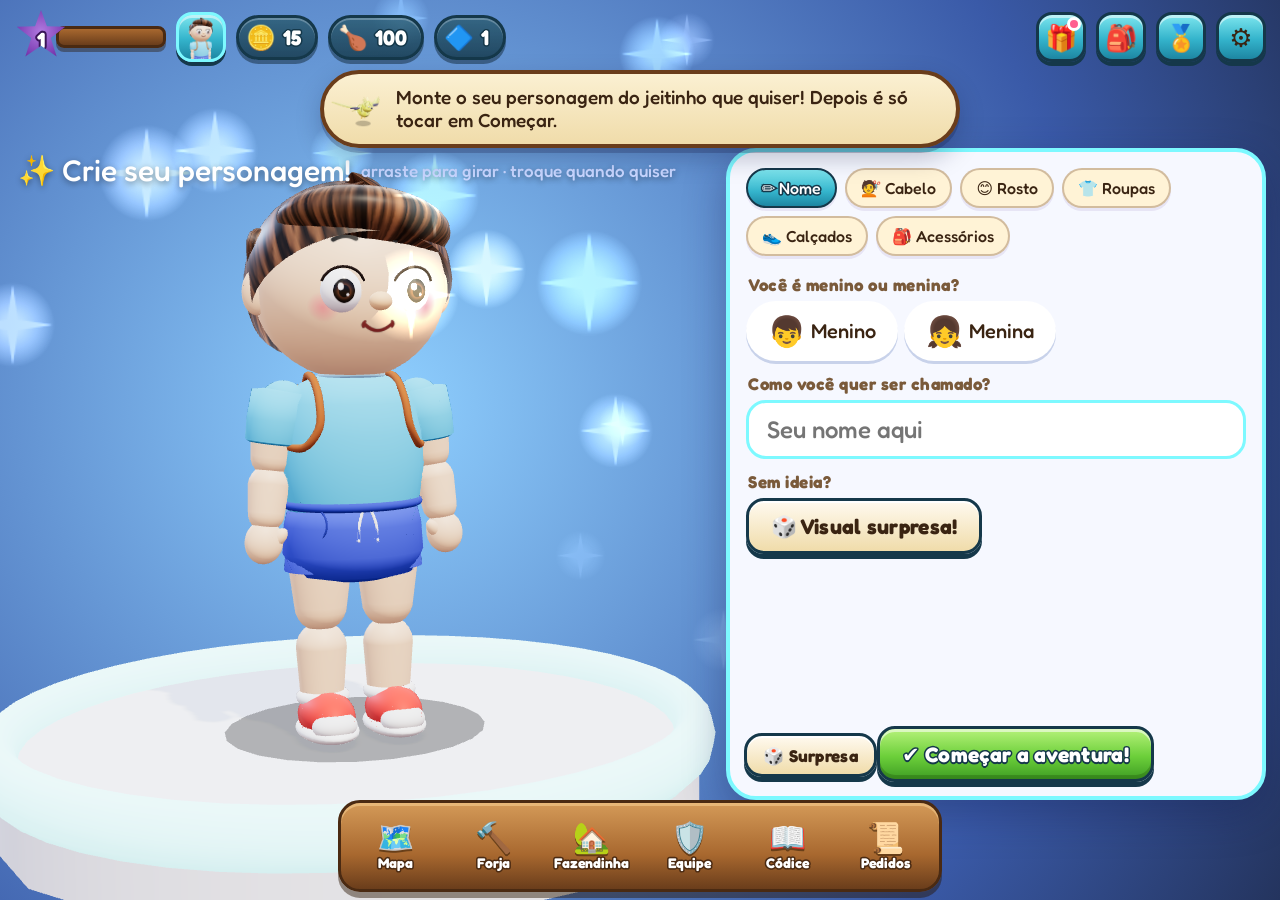
<file: index.html>
<!doctype html>
<html lang="pt-BR">
<head>
  <meta charset="utf-8">
  <meta name="viewport" content="width=device-width, initial-scale=1, maximum-scale=1, user-scalable=no, viewport-fit=cover">
  <meta name="theme-color" content="#24345e">
  <meta name="mobile-web-app-capable" content="yes">
  <meta name="apple-mobile-web-app-capable" content="yes">
  <title>Brilhinhos</title>
  <link rel="manifest" href="manifest.webmanifest">
  <link rel="icon" href="icons/icon-192.png">
  <link rel="apple-touch-icon" href="icons/icon-192.png">
  <link rel="stylesheet" href="css/app.css">
</head>
<body>
  <canvas id="stage"></canvas>
  <div id="sky"></div>
  <header id="hud">
    <button id="hud-level" class="hud-pill" aria-label="Seu nível">
      <span class="lvl-ring"><span id="hud-lvl">1</span></span>
      <span class="lvl-bar"><i id="hud-xp"></i></span>
    </button>
    <button id="hud-me" class="hud-btn me" aria-label="Meu personagem"><img alt=""></button>
    <div class="hud-pill"><span class="ico">🪙</span><b id="hud-coins">0</b></div>
    <button class="hud-pill energy" title="Sua energia (coma para encher)" onclick="window.__eat && window.__eat()"><span class="ico">🍗</span><b id="hud-energy">100</b></button>
    <div class="hud-pill" title="Cristal de Evolução"><span class="ico">🔷</span><b id="hud-grow">0</b></div>
    <div class="hud-space"></div>
    <button id="hud-gift" class="hud-btn" hidden aria-label="Presente do dia">🎁<i class="dot"></i></button>
    <button id="hud-bag" class="hud-btn" aria-label="Mochila">🎒</button>
    <button id="hud-medals" class="hud-btn" aria-label="Medalhas">🏅</button>
    <button id="hud-opts" class="hud-btn" aria-label="Ajustes">⚙️</button>
  </header>
  <main id="screen"></main>
  <nav id="nav">
    <button data-go="mapa"><span>🗺️</span>Mapa</button>
    <button data-go="ninho"><span>🔨</span>Forja</button>
    <button data-go="fazenda"><span>🏡</span>Fazendinha</button>
    <button data-go="amigos"><span>🛡️</span>Equipe</button>
    <button data-go="codice"><span>📖</span>Códice</button>
    <button data-go="pedidos"><span>📜</span>Pedidos<i class="dot" hidden></i></button>
  </nav>
  <div id="guide" hidden><img alt=""><p></p></div>
  <div id="modal-root"></div>
  <div id="fx"></div>
  <div id="splash"><div class="logo">Brilhinhos</div><div class="sub">aquecendo a forja…</div></div>
  <script type="module" src="js/app.js"></script>
</body>
</html>
</file>
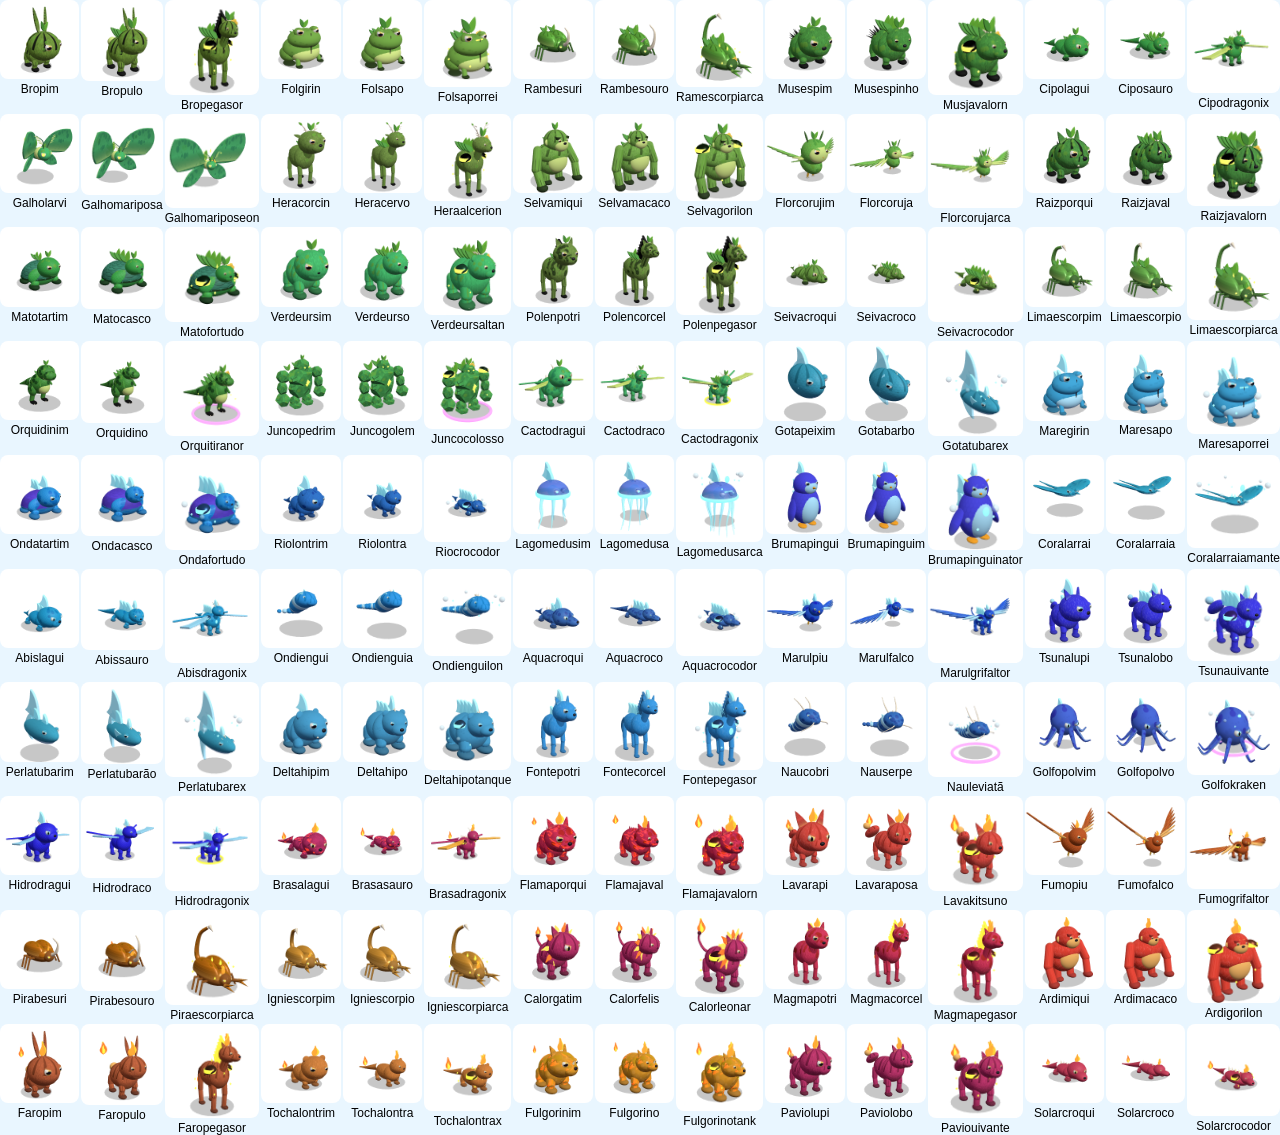
<file: dev/gallery.html>
<!doctype html><meta charset="utf-8"><title>Galeria</title>
<style>body{background:#e9f6ff;font:12px sans-serif;margin:0}#g{display:grid;grid-template-columns:repeat(var(--c,15),1fr);gap:2px}figure{margin:0;text-align:center}img{width:100%;background:#fff;border-radius:8px}</style>
<div id="g" style="--c:${0}"></div>
<script type="module">
import * as THREE from '../js/vendor/three.module.js';
import { SPECIES } from '../js/data.js';
import { buildCreature } from '../js/creature3d.js';
const q = new URLSearchParams(location.search); document.getElementById("g").style.setProperty("--c", q.get("cols")||15); const from = +(q.get('from')||0), to = +(q.get('to')||150);
const r = new THREE.WebGLRenderer({ antialias: true, preserveDrawingBuffer: true, alpha: true }); r.setSize(200, 200);
const sc = new THREE.Scene(); sc.add(new THREE.HemisphereLight('#ffffff', '#8a7a9a', 1.3)); const dl = new THREE.DirectionalLight('#fff', 2.2); dl.position.set(2, 4, 3); sc.add(dl);
const cam = new THREE.PerspectiveCamera(30, 1, 0.1, 50);
for (let i = from; i < to; i++) {
  const c = buildCreature({ sp: i }, { shiny: q.get('shiny')==='1', silhouette: q.get('sil')==='1' }); sc.add(c);
  c.rotation.y = +(q.get('rot')||0.6); c.userData.ctrl.update(0.3, 0.016); c.updateMatrixWorld(true); const bb = new THREE.Box3().setFromObject(c); const sz = bb.getSize(new THREE.Vector3()), ct = bb.getCenter(new THREE.Vector3()); const R = Math.max(sz.x, sz.y, sz.z) * 0.62; const d = R / Math.tan(15 * Math.PI / 180) * 0.95; cam.position.set(ct.x, ct.y + d * 0.28, ct.z + d); cam.lookAt(ct);
  c.userData.ctrl.update(0.3, 0.016); r.render(sc, cam);
  const f = document.createElement('figure'); f.innerHTML = `<img src="${r.domElement.toDataURL()}"><figcaption>${SPECIES[i].nome}</figcaption>`; document.getElementById('g').append(f);
  sc.remove(c);
}
document.title = 'pronto';
</script>
</file>
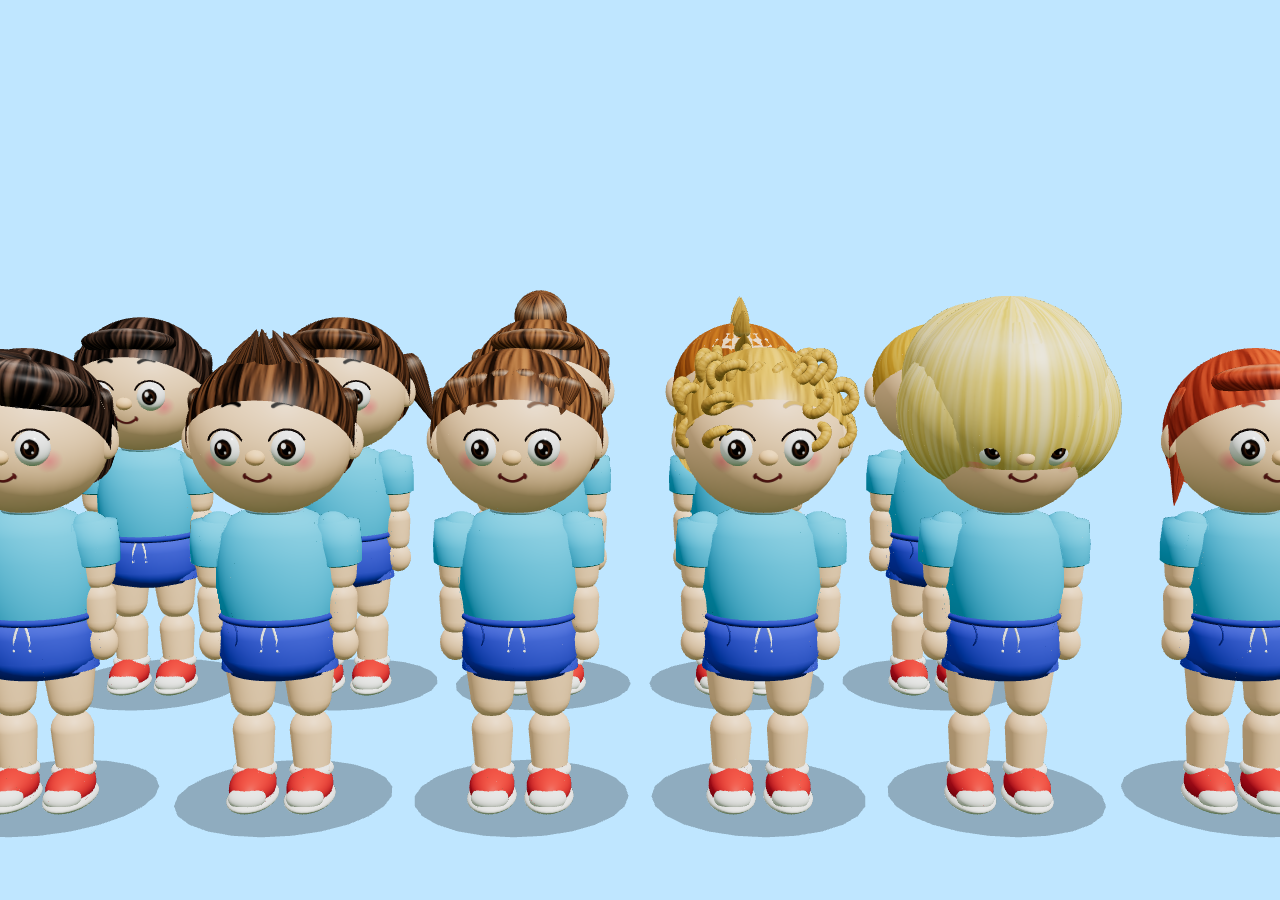
<file: dev/hair.html>
<!doctype html>
<html><head><meta charset="utf-8"><title>Cabelos</title><style>body{margin:0;background:#bfe6ff}canvas{display:block;width:100vw;height:100vh}</style></head>
<body><canvas id="c"></canvas>
<script type="module">
// vitrine de teste: todos os cabelos (ou calçados/roupas com ?q=pes)
import * as THREE from '../js/vendor/three.module.js';
import { buildKid } from '../js/kid3d.js';
import { defaultKid, HAIR, SHOES, TOPS, HAIR_COLORS } from '../js/kidlook.js';
const q = new URLSearchParams(location.search); const mode = q.get('q') || 'cabelo';
const r = new THREE.WebGLRenderer({ canvas: c, antialias: true }); r.setPixelRatio(devicePixelRatio); r.outputColorSpace = THREE.SRGBColorSpace; r.toneMapping = THREE.ACESFilmicToneMapping;
const sc = new THREE.Scene(); sc.background = new THREE.Color('#bfe6ff');
sc.add(new THREE.HemisphereLight('#ffffff', '#6a8a5a', 1.6)); const d = new THREE.DirectionalLight('#fff', 2.4); d.position.set(2, 4, 3); sc.add(d);
const cam = new THREE.PerspectiveCamera(30, 1, 0.1, 60);
const list = mode === 'pes' ? SHOES : mode === 'roupa' ? TOPS : HAIR;
const ang = +q.get('ang') || 0;
list.forEach(([id], i) => {
  const look = defaultKid(); look.acess = mode === 'roupa' ? { colar: { on: true, cor: '#ffd34d' } } : {};
  if (mode === 'cabelo') look.cabelo = { estilo: id, cor: HAIR_COLORS[i % 6] };
  if (mode === 'pes') { look.calcado = { tipo: id, cor: ['#e2403a', '#3f63e0', '#5fd27a', '#ff7ab8'][i] }; look.baixo.tipo = 'short'; }
  if (mode === 'roupa') look.topo = { tipo: id, cor: ['#ffb020', '#4fc3f7', '#ffffff', '#8a5cd6', '#e2403a', '#ff7ab8'][i], estampa: 'liso' };
  const k = buildKid(look); const cols = mode === 'cabelo' ? 6 : list.length; k.position.set((i % cols - (cols - 1) / 2) * 0.62, 0, -Math.floor(i / cols) * 1.0); k.rotation.y = ang; k.userData.ctrl.update(0.1, 0.016); sc.add(k);
});
function loop() { requestAnimationFrame(loop); const w = innerWidth, h = innerHeight; r.setSize(w, h, false); cam.aspect = w / h; cam.updateProjectionMatrix();
  if (mode === 'pes') { cam.position.set(0, 0.55, 2.0); cam.lookAt(0, 0.08, 0); } else if (mode === 'roupa') { cam.position.set(0, 0.95, 3.6); cam.lookAt(0, 0.65, 0); } else { cam.position.set(0, 1.6, 4.2); cam.lookAt(0, 0.85, -0.5); }
  r.render(sc, cam); }
loop();
</script></body></html>
</file>
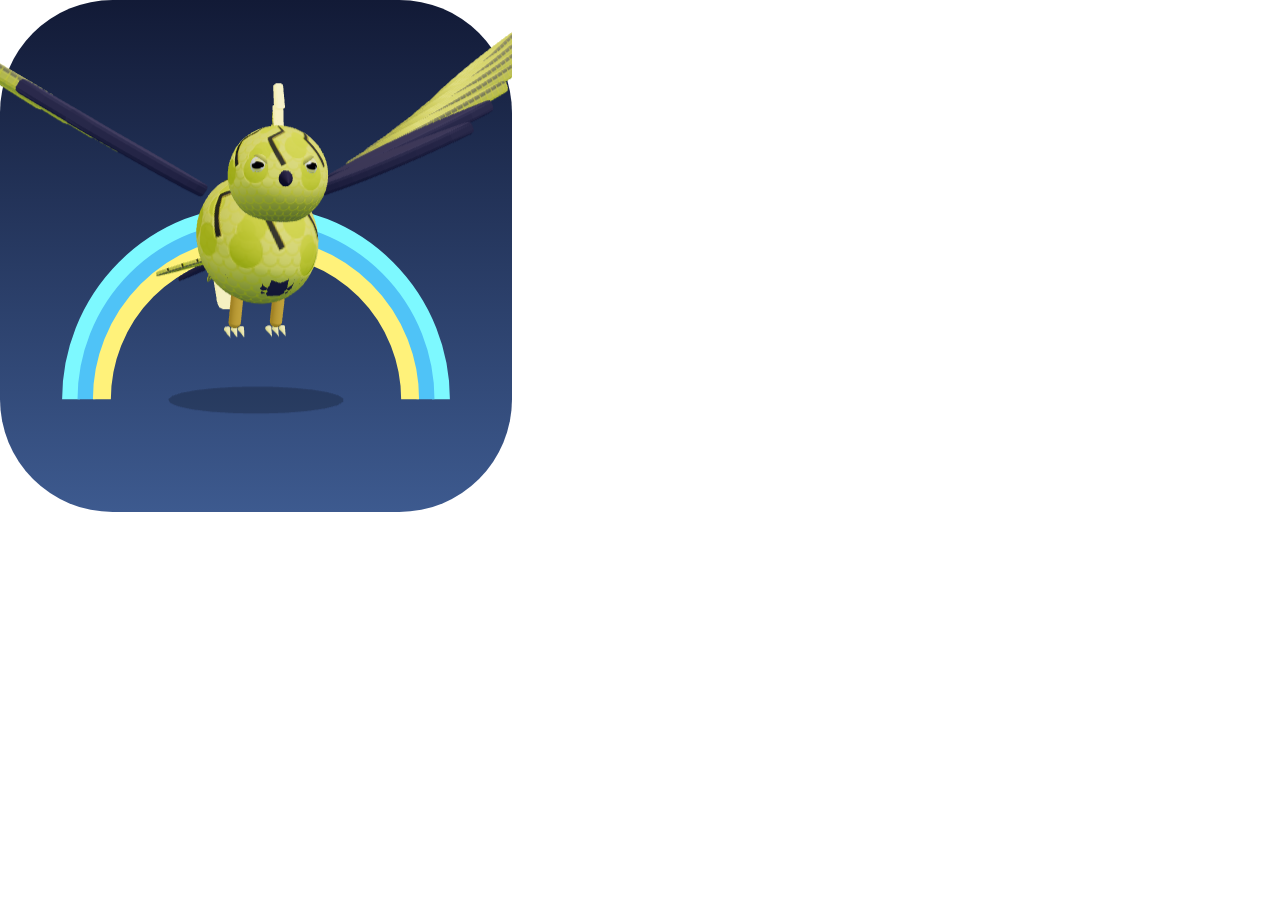
<file: dev/icon.html>
<!doctype html><meta charset="utf-8"><title>icone</title>
<style>body{margin:0}canvas{display:block}</style>
<canvas id="c"></canvas>
<script type="module">
import * as THREE from '../js/vendor/three.module.js';
import { buildCreature } from '../js/creature3d.js';
import { GUIDE_SPECIES } from '../js/data.js';
const q = new URLSearchParams(location.search); const S = +(q.get('s') || 512), pad = q.get('mask') ? 0.72 : 0.86;
const c = document.getElementById('c'); const x = c.getContext('2d'); c.width = c.height = S;
const g = x.createLinearGradient(0, 0, 0, S); g.addColorStop(0, '#121a36'); g.addColorStop(1, '#3d5a8f'); x.fillStyle = g;
if (q.get('mask')) x.fillRect(0, 0, S, S); else { x.beginPath(); x.roundRect(0, 0, S, S, S * 0.22); x.fill(); }
const cols = ['#7df9ff', '#4fc3f7', '#fff27a'];
cols.forEach((col, i) => { x.strokeStyle = col; x.lineWidth = S * 0.035; x.beginPath(); x.arc(S / 2, S * 0.78, S * (0.42 - i * 0.035) * pad, Math.PI, 0); x.stroke(); });
const r = new THREE.WebGLRenderer({ antialias: true, alpha: true, preserveDrawingBuffer: true }); r.setSize(S, S); r.outputColorSpace = THREE.SRGBColorSpace; r.toneMapping = THREE.ACESFilmicToneMapping;
const sc = new THREE.Scene(); sc.add(new THREE.HemisphereLight('#fff', '#b9d8ff', 1.6)); const d = new THREE.DirectionalLight('#fff', 1.6); d.position.set(2, 4, 3); sc.add(d);
const m = buildCreature({ sp: GUIDE_SPECIES + 1 }); sc.add(m); m.rotation.y = 0.3; m.userData.ctrl.update(0.3, 0.016);
const h = m.userData.height; const cam = new THREE.PerspectiveCamera(30, 1, 0.1, 50); cam.position.set(0, h * 0.55, (h * 2.1 + 1.2) / pad); cam.lookAt(0, h * 0.5, 0);
r.render(sc, cam); x.drawImage(r.domElement, 0, S * 0.02);
document.title = 'pronto';
</script>
</file>
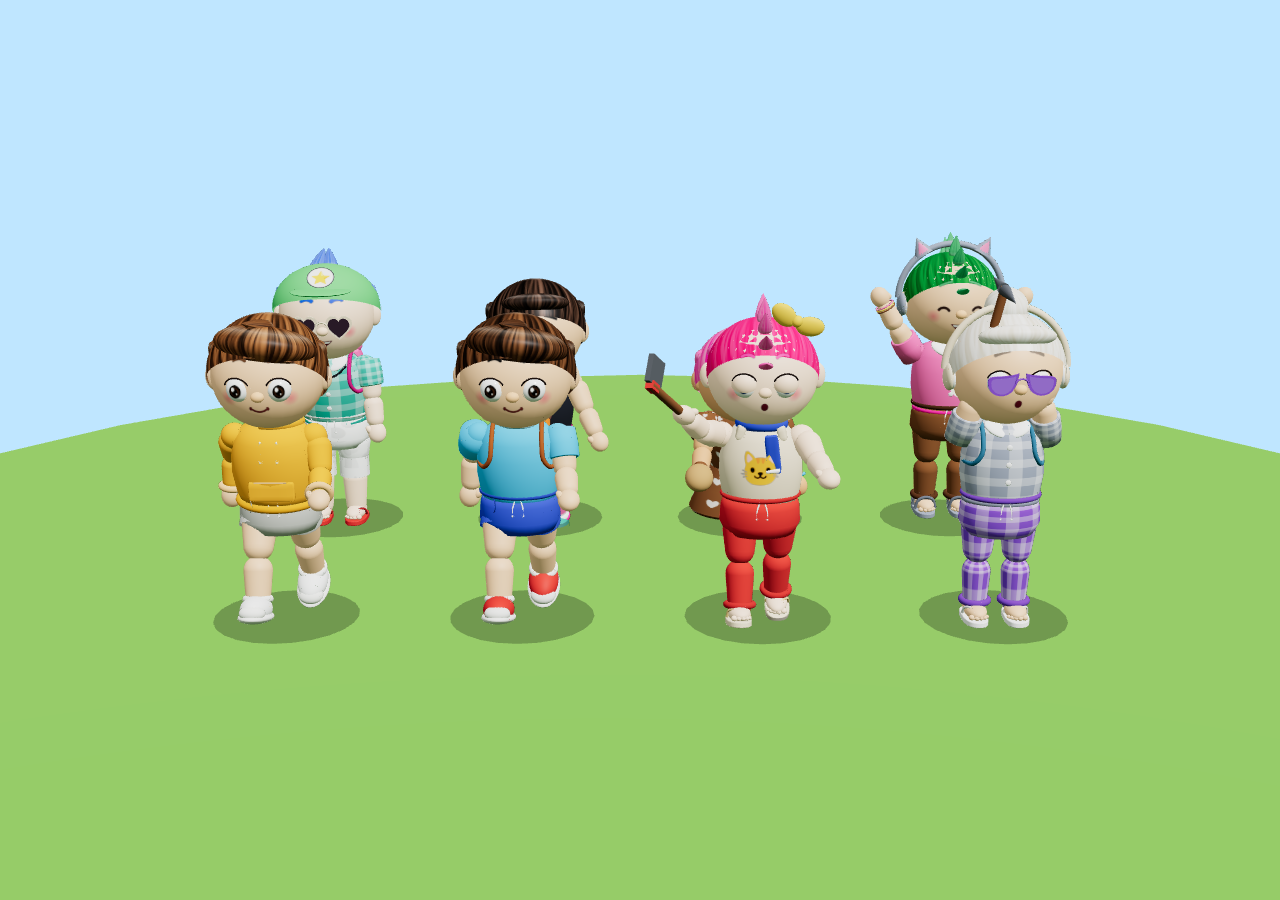
<file: dev/kid.html>
<!doctype html>
<html><head><meta charset="utf-8"><title>Boneco</title><style>body{margin:0;background:#9fd0ff}canvas{display:block;width:100vw;height:100vh}#b{position:fixed;top:8px;left:8px;font:16px sans-serif}</style></head>
<body><div id="b"></div><canvas id="c"></canvas>
<script type="module">
import * as THREE from '../js/vendor/three.module.js';
import { buildKid } from '../js/kid3d.js';
import { defaultKid, randomKid } from '../js/kidlook.js';
const r = new THREE.WebGLRenderer({ canvas: c, antialias: true }); r.setPixelRatio(devicePixelRatio); r.outputColorSpace = THREE.SRGBColorSpace; r.toneMapping = THREE.ACESFilmicToneMapping;
const sc = new THREE.Scene(); sc.background = new THREE.Color('#bfe6ff');
sc.add(new THREE.HemisphereLight('#ffffff', '#6a8a5a', 1.6)); const d = new THREE.DirectionalLight('#fff', 2.4); d.position.set(2, 4, 3); sc.add(d);
const g = new THREE.Mesh(new THREE.CircleGeometry(4, 32), new THREE.MeshStandardMaterial({ color: '#6fbf4a' })); g.rotation.x = -Math.PI / 2; sc.add(g);
const cam = new THREE.PerspectiveCamera(30, 1, 0.1, 50);
const kids = []; const acts = [null, null, 'cortar', 'minerar', 'regar', 'carinho', 'plantar', 'comemorar', 'acenar'];
for (let i = 0; i < 8; i++) { const ref = Object.assign(defaultKid(), { pele: '#f6caa4', cabelo: { estilo: 'curto', cor: '#8a5a34' }, topo: { tipo: 'moletom', cor: '#ffb020', estampa: 'liso' }, baixo: { tipo: 'short', cor: '#c8c8c4', estampa: 'liso' }, calcado: { tipo: 'tenis', cor: '#ffffff' }, acess: {} }); const look = i === 0 ? ref : i === 1 ? defaultKid() : randomKid(); const k = buildKid(look); k.position.set((i % 4 - 1.5) * 0.9, 0, Math.floor(i / 4) * -1.2); sc.add(k); kids.push({ k, a: acts[i] }); }
const clock = new THREE.Clock(); let t = 0;
function loop() { requestAnimationFrame(loop); const dt = Math.min(0.05, clock.getDelta()); t += dt;
  const w = innerWidth, h = innerHeight; r.setSize(w, h, false); cam.aspect = w / h; cam.updateProjectionMatrix();
  const q = new URLSearchParams(location.search); const ang = +q.get('ang') || 0; const d = +q.get('d') || 6; cam.position.set(Math.sin(ang) * d + (+q.get('x') || 0), +q.get('y') || 2.4, Math.cos(ang) * d); cam.lookAt(+q.get('x') || 0, +q.get('ly') || 0.5, -0.6);
  for (const o of kids) { const c = o.k.userData.ctrl; if (o.a && !c.busy) c.act(o.a, 3); if (!o.a) c.setMove(Math.sin(t) > 0 ? 1.6 : 0); c.update(t, dt); }
  r.render(sc, cam); }
loop();
</script></body></html>
</file>
<file: css/app.css>
@font-face { font-family: 'Fredoka'; src: url(../fonts/fredoka.woff2) format('woff2'); font-weight: 300 700; font-display: swap; }
:root {
  --ink: #1e2a4a; --ink2: #5a6a8a; --paper: #f6f8ff; --pink: #4f7dff; --pink2: #dbe5ff;
  --sky: #bfe9ff; --mint: #8ee6c4; --sun: #ffd25a; --violet: #b59cff; --shadow: 0 5px 0 rgba(20, 30, 70, .25), 0 10px 24px rgba(10, 20, 60, .25);
  --r: 26px; --navh: 86px; --hudh: 64px;
  --safe-b: env(safe-area-inset-bottom, 0px);
}
* { box-sizing: border-box; -webkit-tap-highlight-color: transparent; }
html, body { margin: 0; height: 100%; overflow: hidden; color: var(--ink); font-family: 'Fredoka', 'Nunito', system-ui, sans-serif; font-weight: 500; user-select: none; -webkit-user-select: none; touch-action: manipulation; }
button { font: inherit; color: inherit; border: 0; background: none; cursor: pointer; touch-action: manipulation; }
b, strong, h1, h2, h3 { font-weight: 700; }
html { background: #24345e; }
#sky { position: fixed; inset: 0; z-index: -2; background: linear-gradient(180deg, #1b2546 0%, #33497e 55%, #5a6fa3 100%); }
#stage { position: fixed; inset: 0; width: 100%; height: 100%; z-index: 0; display: block; touch-action: none; }
body.no3d #stage { visibility: hidden; }

/* ---------- barra de cima ---------- */
#hud { position: fixed; top: 0; left: 0; right: 0; height: var(--hudh); z-index: 20; display: flex; align-items: center; gap: 10px; padding: 10px 14px 0; pointer-events: none; }
#hud > * { pointer-events: auto; }
.hud-pill { display: flex; align-items: center; gap: 6px; background: rgba(255, 255, 255, .92); border-radius: 999px; padding: 5px 14px 5px 6px; box-shadow: var(--shadow); font-size: 20px; min-height: 44px; }
.hud-pill .ico { font-size: 24px; width: 32px; text-align: center; }
.hud-space { flex: 1; }
.hud-btn { width: 50px; height: 50px; border-radius: 50%; background: rgba(255, 255, 255, .92); box-shadow: var(--shadow); font-size: 26px; position: relative; transition: transform .12s; }
.hud-btn:active, .hud-pill:active { transform: scale(.92); }
.lvl-ring { width: 36px; height: 36px; border-radius: 50%; background: linear-gradient(135deg, #4f7dff, #36c2d9); color: #fff; display: grid; place-items: center; font-size: 18px; font-weight: 700; }
.lvl-bar { width: 70px; height: 12px; border-radius: 9px; background: #efe4ff; overflow: hidden; }
.lvl-bar i { display: block; height: 100%; width: 0; background: linear-gradient(90deg, #4f7dff, #7df9ff); border-radius: 9px; transition: width .4s; }
.dot { position: absolute; top: 2px; right: 2px; width: 14px; height: 14px; border-radius: 50%; background: #ff5f8f; border: 3px solid #fff; animation: pulse 1.2s infinite; }
@keyframes pulse { 50% { transform: scale(1.25); } }

/* ---------- barra de baixo ---------- */
#nav { position: fixed; left: 50%; transform: translateX(-50%); bottom: calc(8px + var(--safe-b)); z-index: 20; display: flex; gap: 6px; padding: 8px; background: rgba(255, 255, 255, .95); border-radius: 32px; box-shadow: var(--shadow); max-width: calc(100% - 16px); }
#nav button { position: relative; width: 92px; height: 70px; border-radius: 24px; display: flex; flex-direction: column; align-items: center; justify-content: center; font-size: 14px; color: var(--ink2); transition: transform .12s, background .2s; }
#nav button span { font-size: 30px; line-height: 1.1; transition: transform .2s; }
#nav button.on { background: linear-gradient(180deg, #e3ecff, #d2f7ff); color: var(--ink); }
#nav button.on span { transform: scale(1.15) translateY(-2px); }
#nav button:active { transform: scale(.9); }
#nav button.locked { opacity: .35; }

/* ---------- área das telas ---------- */
#screen { position: fixed; inset: 0; z-index: 10; pointer-events: none; padding: calc(var(--hudh) + 8px) 14px calc(var(--navh) + 18px + var(--safe-b)); display: flex; flex-direction: column; }
#screen > * { pointer-events: auto; }
#screen > .passthru { pointer-events: none; }
#screen > .passthru > * { pointer-events: auto; }
.scroll { overflow-y: auto; -webkit-overflow-scrolling: touch; overscroll-behavior: contain; scrollbar-width: none; }
.scroll::-webkit-scrollbar { display: none; }
.title { font-size: 30px; margin: 4px 4px 10px; display: flex; align-items: center; gap: 10px; color: #fff; text-shadow: 0 2px 6px rgba(0,0,0,.4); }
.title small { font-size: 17px; color: #c8d6ff; font-weight: 500; }
.card { background: rgba(255, 255, 255, .94); border-radius: var(--r); box-shadow: var(--shadow); padding: 14px; }
.btn { display: inline-flex; align-items: center; justify-content: center; gap: 8px; min-height: 56px; padding: 0 22px; border-radius: 999px; font-size: 21px; font-weight: 700; color: #fff; background: linear-gradient(180deg, #6f97ff, #3f63e0); box-shadow: 0 5px 0 #2a3f9e, 0 10px 18px rgba(60, 90, 220, .35); transition: transform .1s, box-shadow .1s, filter .2s; }
.btn:active { transform: translateY(4px); box-shadow: 0 1px 0 #2a3f9e; }
.btn.blue { background: linear-gradient(180deg, #8fdcff, #5cbfff); box-shadow: 0 5px 0 #3a96d6, 0 10px 18px rgba(80, 170, 255, .3); }
.btn.green { background: linear-gradient(180deg, #9ff0a8, #5fd27a); box-shadow: 0 5px 0 #3aa65a, 0 10px 18px rgba(80, 200, 120, .3); }
.btn.gold { background: linear-gradient(180deg, #ffe27a, #ffc23a); box-shadow: 0 5px 0 #d69a1c, 0 10px 18px rgba(255, 190, 60, .35); color: #7a4a00; }
.btn.ghost { background: #fff; color: var(--ink); box-shadow: 0 5px 0 #c8d2ea, 0 8px 14px rgba(20, 30, 70, .15); }
.btn.small { min-height: 44px; font-size: 17px; padding: 0 16px; }
.btn[disabled] { filter: grayscale(.8) opacity(.55); pointer-events: none; }
.row { display: flex; gap: 10px; align-items: center; }
.wrap { flex-wrap: wrap; }
.grow { flex: 1; }
.muted { color: var(--ink2); }
.stars { color: #ffc22e; letter-spacing: 1px; text-shadow: 0 1px 0 #c98a00; }
.chip { display: inline-flex; align-items: center; gap: 6px; padding: 4px 12px; border-radius: 999px; background: #e8eefc; font-size: 16px; }
.tag-new { background: linear-gradient(90deg, #ff8a1c, #ffc22e); color: #fff; padding: 3px 10px; border-radius: 999px; font-size: 14px; font-weight: 700; animation: pulse 1s infinite; }

/* ---------- itens ---------- */
.token { position: relative; width: 74px; height: 74px; flex: 0 0 auto; border-radius: 50%; background: radial-gradient(circle at 50% 40%, #3a4470, #1c2240); display: grid; place-items: center; font-size: 40px; box-shadow: inset 0 -5px 0 rgba(0, 0, 0, .06), 0 5px 10px rgba(122, 88, 170, .18); border: 4px solid var(--rc, #e8dcff); transition: transform .12s; }
.token:active { transform: scale(.88); }
.token .n { position: absolute; bottom: -4px; right: -4px; min-width: 28px; height: 28px; padding: 0 6px; border-radius: 14px; background: #ff8a1c; color: #fff; font-size: 16px; font-weight: 700; display: grid; place-items: center; border: 3px solid #fff; }
.token.off { opacity: .35; }
.token.mini { width: 50px; height: 50px; font-size: 26px; border-width: 3px; }
.token.mini .n { min-width: 22px; height: 22px; font-size: 13px; }
.token.unknown { background: #eee8f6; color: #b8a8d8; }

/* ---------- NINHO ---------- */
.nest-top { display: flex; flex-direction: column; align-items: center; gap: 8px; }
.nest-hint { font-size: 22px; background: rgba(255, 255, 255, .92); padding: 8px 20px; border-radius: 999px; box-shadow: var(--shadow); text-align: center; }
.slots { display: flex; gap: 12px; }
.slot { width: 82px; height: 82px; border-radius: 50%; border: 4px dashed #7df9ff; background: rgba(20, 30, 60, .55); display: grid; place-items: center; font-size: 42px; }
.slot.full { border-style: solid; border-color: var(--rc); background: radial-gradient(circle at 50% 40%, #3a4470, #1c2240); animation: popin .3s; }
@keyframes popin { 0% { transform: scale(.3); } 70% { transform: scale(1.15); } }
.chance { display: flex; gap: 6px; align-items: center; font-size: 17px; background: rgba(255, 255, 255, .92); padding: 6px 14px; border-radius: 999px; box-shadow: var(--shadow); }
.chance i { display: inline-block; height: 14px; border-radius: 7px; min-width: 6px; }
.nest-bottom { margin-top: auto; display: flex; flex-direction: column; gap: 10px; align-items: center; }
.tray { display: flex; gap: 12px; padding: 10px 12px 14px; overflow-x: auto; max-width: 100%; background: rgba(16, 22, 46, .82); border: 2px solid rgba(125, 249, 255, .35); border-radius: 30px; box-shadow: var(--shadow); scrollbar-width: none; }
.tray::-webkit-scrollbar { display: none; }
.stirzone { position: fixed; left: 50%; top: 50%; width: min(70vmin, 520px); height: min(70vmin, 520px); transform: translate(-50%, -46%); border-radius: 50%; z-index: 15; touch-action: none; }
.stirring { position: absolute; inset: 0; border-radius: 50%; border: 6px dashed rgba(255, 255, 255, .9); animation: spin 6s linear infinite; }
@keyframes spin { to { transform: rotate(360deg); } }
.stir-hand { position: absolute; left: 50%; top: 40%; font-size: 70px; transform: translateX(-50%); animation: tapme 0.9s ease-in-out infinite; filter: drop-shadow(0 4px 8px rgba(0,0,0,.4)); }
@keyframes tapme { 50% { transform: translateX(-50%) rotate(-25deg) scale(1.1); } }
@keyframes orbit { to { transform: rotate(360deg); } }
.progress { width: min(360px, 80vw); height: 22px; border-radius: 12px; background: rgba(255, 255, 255, .85); box-shadow: var(--shadow); overflow: hidden; }
.progress i { display: block; height: 100%; width: 0; background: linear-gradient(90deg, #ff7b9c, #ffb36b, #ffe36b, #8ce07a, #6fc8ff, #b59cff); transition: width .15s; }

/* ---------- revelação ---------- */
.reveal { margin-top: auto; align-self: center; text-align: center; width: min(560px, 100%); animation: rise .5s cubic-bezier(.2, 1.4, .4, 1); }
@keyframes rise { from { transform: translateY(120px); opacity: 0; } }
.reveal .name { font-size: 38px; line-height: 1.1; }
.rar-badge { display: inline-block; padding: 4px 16px; border-radius: 999px; color: #fff; font-weight: 700; font-size: 18px; text-shadow: 0 1px 0 rgba(0, 0, 0, .2); }
.rar-mitico { background: linear-gradient(90deg, #ff7b9c, #ffb36b, #ffe36b, #8ce07a, #6fc8ff, #b59cff) !important; }

/* ---------- MAPA ---------- */
.map { display: grid; grid-template-columns: repeat(auto-fill, minmax(230px, 1fr)); gap: 16px; padding: 4px 4px 20px; }
.region { position: relative; border-radius: 30px; padding: 14px; min-height: 210px; box-shadow: var(--shadow); overflow: hidden; display: flex; flex-direction: column; gap: 6px; transition: transform .15s; text-align: left; }
.region:active { transform: scale(.97); }
.region .rname { font-size: 23px; font-weight: 700; text-shadow: 0 2px 0 rgba(255, 255, 255, .7); z-index: 1; }
.region img.mascot { position: absolute; right: -6px; bottom: -6px; width: 150px; filter: drop-shadow(0 6px 6px rgba(0, 0, 0, .15)); }
.region .info { z-index: 1; display: flex; flex-direction: column; gap: 6px; align-items: flex-start; max-width: 60%; }
.region.locked img.mascot { filter: brightness(0) opacity(.25); }
.region .lockico { font-size: 40px; }
.badge-help { background: #ff5f8f; color: #fff; border-radius: 999px; padding: 3px 12px; font-size: 15px; font-weight: 700; animation: pulse 1.3s infinite; }
.badge-ok { background: #5fd27a; color: #fff; border-radius: 999px; padding: 3px 12px; font-size: 15px; font-weight: 700; }

/* ---------- FAZENDINHA ---------- */
.farm-top { display: flex; gap: 8px; overflow-x: auto; scrollbar-width: none; padding: 2px 2px 8px; }
.farm-top::-webkit-scrollbar { display: none; }
.farm-chip { flex: 0 0 auto; padding: 8px 16px; border-radius: 999px; background: rgba(255, 255, 255, .85); box-shadow: var(--shadow); font-size: 18px; display: flex; gap: 6px; align-items: center; position: relative; }
.farm-chip.on { background: linear-gradient(180deg, #fff, #ffe6f6); outline: 4px solid #ff9fd2; }
.farm-chip .dot { top: -4px; right: -4px; }
.farm-info { display: flex; gap: 8px; align-items: center; flex-wrap: wrap; }
.farm-actions { margin-top: auto; display: flex; gap: 10px; justify-content: center; flex-wrap: wrap; }
.rescue-banner { display: flex; align-items: center; gap: 10px; background: #fff; border-radius: 24px; padding: 8px 14px 8px 8px; box-shadow: var(--shadow); border: 4px solid #ff9fd2; animation: wiggle 2.5s infinite; max-width: 520px; }
.rescue-banner img { width: 64px; height: 64px; }
@keyframes wiggle { 0%, 80%, 100% { transform: rotate(0); } 85% { transform: rotate(-2deg); } 90% { transform: rotate(2deg); } 95% { transform: rotate(-1deg); } }
.floattxt { position: fixed; z-index: 60; font-size: 26px; font-weight: 700; color: #fff; text-shadow: 0 2px 0 #c45a9a, 0 0 8px #ff8fc8; pointer-events: none; animation: floatup 1.1s ease-out forwards; }
@keyframes floatup { to { transform: translateY(-80px); opacity: 0; } }
.fly { position: fixed; z-index: 60; font-size: 40px; pointer-events: none; transition: transform .7s cubic-bezier(.5, -0.3, .7, 1), opacity .7s; }

/* ---------- listas: amigos e códice ---------- */
.tabs { display: flex; gap: 8px; overflow-x: auto; scrollbar-width: none; padding: 2px 2px 10px; flex: 0 0 auto; }
.tabs::-webkit-scrollbar { display: none; }
.tab { flex: 0 0 auto; padding: 8px 14px; border-radius: 999px; background: rgba(255, 255, 255, .8); font-size: 17px; box-shadow: 0 3px 0 rgba(122, 88, 170, .12); }
.tab.on { background: #4f7dff; color: #fff; }
.grid { display: grid; grid-template-columns: repeat(auto-fill, minmax(150px, 1fr)); gap: 14px; padding: 2px 2px 24px; }
.mon { position: relative; background: #fff; border-radius: 24px; padding: 8px 8px 10px; text-align: center; box-shadow: var(--shadow); border-bottom: 6px solid var(--rc, #eee); transition: transform .12s; }
.mon:active { transform: scale(.95); }
.mon img { width: 100%; aspect-ratio: 1; display: block; border-radius: 18px; background: radial-gradient(circle at 50% 70%, var(--bg, #e8eefc) 0%, #eef2fb 70%); }
.mon .nm { font-size: 17px; font-weight: 700; line-height: 1.1; margin-top: 2px; }
.mon .sub { font-size: 13px; color: var(--ink2); }
.mon .corner { position: absolute; top: 8px; left: 10px; font-size: 20px; }
.mon .corner2 { position: absolute; top: 8px; right: 10px; font-size: 13px; background: var(--ink); color: #fff; border-radius: 10px; padding: 1px 8px; }
.mon.unknown .nm { color: #b8a8d8; }
.mon .recipe { display: flex; gap: 3px; justify-content: center; flex-wrap: wrap; margin-top: 4px; font-size: 22px; }
.mon .recipe span { width: 32px; height: 32px; border-radius: 50%; background: #f6f0ff; display: grid; place-items: center; }
.mon .recipe span.miss { filter: grayscale(1) opacity(.45); }
.goals { display: flex; gap: 8px; align-items: center; flex-wrap: wrap; margin-bottom: 10px; }
.goal { padding: 4px 12px; border-radius: 999px; background: #fff; font-size: 15px; box-shadow: 0 3px 0 rgba(122, 88, 170, .12); }
.goal.done { background: #d6f7de; text-decoration: line-through; color: #3a8a55; }
.codex-bar { flex: 1; min-width: 160px; height: 18px; border-radius: 10px; background: #fff; overflow: hidden; box-shadow: inset 0 2px 4px rgba(0, 0, 0, .08); }
.codex-bar i { display: block; height: 100%; background: linear-gradient(90deg, #ff9ad5, #b59cff, #6fc8ff); }

/* ---------- perfil do amigo (vitrine 3D por trás) ---------- */
.profile { margin-top: auto; display: flex; flex-direction: column; gap: 10px; width: min(620px, 100%); align-self: center; }
.profile .head { display: flex; align-items: center; gap: 10px; flex-wrap: wrap; }
.profile .name { font-size: 34px; }
.bar { height: 16px; border-radius: 9px; background: #f0e8ff; overflow: hidden; }
.bar i { display: block; height: 100%; background: linear-gradient(90deg, #8ce07a, #6fc8ff); border-radius: 9px; }
.back { position: fixed; left: 14px; top: calc(var(--hudh) + 10px); z-index: 21; }

/* ---------- pedidos ---------- */
.orders { display: grid; grid-template-columns: repeat(auto-fill, minmax(min(400px, 100%), 1fr)); gap: 14px; padding-bottom: 20px; }
.order { display: flex; gap: 12px; align-items: center; }
.order img { width: 86px; height: 86px; flex: 0 0 auto; }
.order .who { font-weight: 700; font-size: 18px; }
.order .want { font-size: 20px; margin: 2px 0 6px; }
.prize { display: flex; gap: 8px; flex-wrap: wrap; font-size: 16px; }

/* ---------- janelas ---------- */
#modal-root { position: fixed; inset: 0; z-index: 50; pointer-events: none; }
.modal-bg { position: fixed; inset: 0; background: rgba(8, 12, 32, .6); backdrop-filter: blur(3px); pointer-events: auto; display: grid; place-items: center; padding: 16px; animation: fade .2s; }
@keyframes fade { from { opacity: 0; } }
.modal { width: min(560px, 100%); max-height: calc(100vh - 32px); overflow-y: auto; background: var(--paper); border-radius: 32px; padding: 22px; box-shadow: 0 16px 50px rgba(80, 40, 140, .35); animation: bounce .35s cubic-bezier(.2, 1.5, .4, 1); text-align: center; }
@keyframes bounce { from { transform: scale(.6); opacity: 0; } }
.modal h2 { font-size: 30px; margin: 0 0 6px; }
.modal p { font-size: 20px; margin: 8px 0; line-height: 1.3; }
.modal .big { font-size: 70px; line-height: 1.1; }
.modal .actions { display: flex; gap: 10px; justify-content: center; flex-wrap: wrap; margin-top: 16px; }
.req { display: flex; flex-wrap: wrap; gap: 10px; justify-content: center; margin: 10px 0; }
.req .r { display: flex; align-items: center; gap: 6px; padding: 6px 12px; border-radius: 999px; background: #f4ecff; font-size: 18px; }
.req .r.ok { background: #d6f7de; }
.req .r.no { background: #ffe1ea; }
.pickgrid { display: grid; grid-template-columns: repeat(auto-fill, minmax(110px, 1fr)); gap: 10px; margin-top: 10px; }
.pickgrid .mon .nm { font-size: 15px; }
.medals { display: grid; grid-template-columns: repeat(auto-fill, minmax(130px, 1fr)); gap: 10px; }
.medal { padding: 10px; border-radius: 20px; background: #f6f0ff; }
.medal .i { font-size: 40px; }
.medal.off { filter: grayscale(1) opacity(.4); }
.medal b { display: block; font-size: 15px; }
.medal small { font-size: 12px; color: var(--ink2); }
input.namebox { font: inherit; font-size: 24px; padding: 10px 16px; border-radius: 18px; border: 3px solid #e0d0ff; width: 100%; text-align: center; color: var(--ink); }

/* ---------- guia ---------- */
#guide { position: fixed; z-index: 30; left: 50%; transform: translateX(-50%); top: calc(var(--hudh) + 6px); display: flex; align-items: center; gap: 8px; background: #fff; padding: 6px 18px 6px 6px; border-radius: 999px; box-shadow: var(--shadow); max-width: min(680px, calc(100% - 20px)); border: 4px solid #7df9ff; animation: bounce .4s; pointer-events: none; }
#guide img { width: 58px; height: 58px; }
#guide p { margin: 0; font-size: 19px; line-height: 1.2; }
.pointing { animation: pointing 1s infinite !important; outline: 5px solid #ffd25a; outline-offset: 3px; }
@keyframes pointing { 50% { transform: scale(1.08); } }

#fx { position: fixed; inset: 0; pointer-events: none; z-index: 55; }
#splash { position: fixed; inset: 0; z-index: 100; display: grid; place-content: center; text-align: center; background: linear-gradient(180deg, #121a36, #33497e); transition: opacity .5s; }
#splash .logo { font-size: 64px; font-weight: 700; background: linear-gradient(90deg, #7df9ff, #fff27a, #ff9a3c); -webkit-background-clip: text; background-clip: text; color: transparent; filter: drop-shadow(0 4px 10px #4f7dff); }
#splash .sub { font-size: 22px; color: #c8d6ff; }
#splash.hide { opacity: 0; pointer-events: none; }

@media (max-width: 720px) {
  :root { --navh: 74px; }
  #nav button { width: 58px; height: 60px; font-size: 11px; }
  #nav button span { font-size: 26px; }
  .lvl-bar { width: 44px; }
  .hud-pill { font-size: 17px; padding-right: 10px; }
  .hud-btn { width: 44px; height: 44px; font-size: 22px; }
  .token { width: 62px; height: 62px; font-size: 32px; }
  .slot { width: 66px; height: 66px; font-size: 34px; }
  .grid { grid-template-columns: repeat(auto-fill, minmax(118px, 1fr)); }
}
@media (max-height: 640px) and (orientation: landscape) {
  :root { --navh: 64px; --hudh: 56px; }
  #nav button { height: 54px; }
  #nav button span { font-size: 24px; }
}

body.guiding #screen { padding-top: calc(var(--hudh) + 84px); }
body.guiding .back { top: calc(var(--hudh) + 84px); }
[hidden] { display: none !important; }
.region .chip { font-size: 14px; padding: 3px 10px; background: rgba(255, 255, 255, .85); }
.region .badge-ok, .region .badge-help { font-size: 13px; }
.region .info { max-width: 64%; }

.farm-chip.on { outline-color: #7df9ff; }
.rescue-banner { border-color: #ff8a1c; }
.region .rname { color: #fff; text-shadow: 0 2px 6px rgba(0,0,0,.5); }
.token.unknown { background: #39405e; }
.skills { display: inline-flex; gap: 4px; flex-wrap: wrap; justify-content: center; }
.skills .sk { display: inline-flex; align-items: center; gap: 2px; background: #e8eefc; border-radius: 999px; padding: 2px 8px; font-size: 16px; }
.skills .sk b { font-size: 12px; color: #4f7dff; }
.skills.small .sk { font-size: 13px; padding: 1px 5px; }
.workers { position: absolute; left: 14px; top: 50%; transform: translateY(-50%); display: flex; flex-direction: column; gap: 8px; pointer-events: auto; }
.worker { position: relative; width: 64px; height: 64px; border-radius: 50%; background: rgba(255,255,255,.92); box-shadow: var(--shadow); border: 3px solid #7df9ff; }
.worker img { width: 100%; height: 100%; border-radius: 50%; }
.worker span { position: absolute; right: -8px; bottom: -6px; font-size: 22px; background: #fff; border-radius: 50%; width: 30px; height: 30px; display: grid; place-items: center; box-shadow: 0 2px 6px rgba(0,0,0,.25); }
.worker .n { position: absolute; left: -6px; top: -6px; background: #ff8a1c; color: #fff; border-radius: 12px; min-width: 24px; height: 24px; font-style: normal; font-weight: 700; font-size: 14px; display: grid; place-items: center; border: 2px solid #fff; }
.worker.full { border-color: #ff8a1c; animation: pulse 1.2s infinite; }
.craft { display: flex; gap: 10px; align-items: center; text-align: left; background: #fff; border-radius: 18px; padding: 10px 12px; margin: 6px 0; box-shadow: 0 3px 0 rgba(20,30,70,.08); }
.craft .ci { font-size: 38px; width: 48px; text-align: center; }
.craft .req { justify-content: flex-start; margin: 4px 0 0; }
.craft .req .r { font-size: 15px; padding: 3px 9px; }
#screen .grow.passthru { position: relative; }

/* ---------- forja: elementos possíveis ---------- */
.elodds { display: inline-flex; align-items: center; gap: 2px; padding-left: 6px; border-left: 2px solid #d6def3; }

/* ---------- revelação: faixa, raios e ficha ---------- */
.reveal-banner { text-align: center; color: #fff; padding: 6px 30px 10px; border-radius: 22px; background: linear-gradient(180deg, rgba(10, 16, 40, .2), rgba(10, 16, 40, .75)); border: 3px solid var(--rc); box-shadow: 0 0 28px var(--rc), var(--shadow); animation: bannerin .6s cubic-bezier(.2, 1.5, .4, 1); }
.reveal-banner small { display: block; font-size: 16px; letter-spacing: 3px; color: var(--rc); font-weight: 700; }
.reveal-banner b { font-size: 40px; line-height: 1; text-shadow: 0 3px 0 rgba(0, 0, 0, .35); }
@keyframes bannerin { from { transform: scale(.2) translateY(-40px); opacity: 0; } }
.rays { position: fixed; left: 50%; top: 42%; width: 150vmax; height: 150vmax; transform: translate(-50%, -50%); z-index: 1; pointer-events: none; opacity: .32; mix-blend-mode: screen;
  background: repeating-conic-gradient(from 0deg, var(--rc) 0deg 7deg, transparent 7deg 22deg); -webkit-mask: radial-gradient(circle, #000 0, rgba(0,0,0,.6) 18%, transparent 46%); mask: radial-gradient(circle, #000 0, rgba(0,0,0,.6) 18%, transparent 46%); animation: raysin 1s ease-out, rayspin 26s linear infinite; }
.rays.r-epico, .rays.r-lendario, .rays.r-mitico { opacity: .5; }
@keyframes raysin { from { opacity: 0; transform: translate(-50%, -50%) scale(.3); } }
@keyframes rayspin { to { transform: translate(-50%, -50%) rotate(360deg); } }
.reveal { border: 4px solid var(--rc); box-shadow: 0 0 22px color-mix(in srgb, var(--rc) 60%, transparent), var(--shadow); max-height: 50vh; overflow-y: auto; }
.reveal.side { position: fixed; right: 16px; top: calc(var(--hudh) + 8px); bottom: calc(var(--navh) + var(--safe-b) + 12px); width: min(430px, 42vw); max-height: none; margin: 0; z-index: 5; display: flex; flex-direction: column; justify-content: center; animation: slidein .55s cubic-bezier(.2, 1.3, .4, 1); }
@keyframes slidein { from { transform: translateX(120%); opacity: 0; } }
.rays.left { left: 29%; top: 48%; }
.pop-stars i { display: inline-block; font-style: normal; animation: starpop .45s cubic-bezier(.2, 1.8, .4, 1) both; }
@keyframes starpop { from { transform: scale(0) rotate(-90deg); opacity: 0; } }
.chip.num { background: #1e2a4a; color: #fff; }
.chip.shiny { background: linear-gradient(90deg, #ffe36b, #ff9de2, #7df9ff); font-weight: 700; }

/* ---------- trabalho e evolução (ficha) ---------- */
.sec-h { font-weight: 700; font-size: 17px; color: var(--ink2); text-align: left; margin-bottom: 6px; letter-spacing: .5px; }
.work { margin-top: 10px; background: #eef2fd; border-radius: 18px; padding: 10px; }
.work-list { display: grid; grid-template-columns: repeat(auto-fit, minmax(150px, 1fr)); gap: 6px; }
.wsk { display: flex; align-items: center; gap: 6px; background: #fff; border-radius: 14px; padding: 6px 10px; box-shadow: 0 2px 0 rgba(20, 30, 70, .1); }
.wsk .ic { font-size: 22px; }
.wsk .nm { flex: 1; text-align: left; font-size: 16px; }
.wsk .stars { font-size: 13px; }
.evoline { display: flex; align-items: center; justify-content: center; gap: 4px; margin-top: 10px; }
.evo { display: flex; flex-direction: column; align-items: center; width: 108px; padding: 6px 4px; border-radius: 16px; background: #eef2fd; border: 3px solid transparent; }
.evo.on { border-color: var(--rc, #4f7dff); background: #fff; box-shadow: 0 0 14px color-mix(in srgb, var(--rc, #4f7dff) 50%, transparent); }
.evo img { width: 76px; height: 76px; object-fit: contain; }
.evo span { font-size: 14px; font-weight: 700; line-height: 1.1; }
.evo small { font-size: 12px; color: var(--ink2); }
.evo-arrow { display: flex; flex-direction: column; align-items: center; font-size: 20px; color: var(--ink2); }
.evo-arrow small { font-size: 11px; }
.evo-arrow .morph { color: #ff6fb5; font-weight: 700; }

/* ---------- ficha do Códice ---------- */
.modal.sheet { padding: 0; overflow-x: hidden; }
.sheet-head { position: relative; padding: 16px 18px 12px; border-radius: 32px 32px 0 0; background: radial-gradient(circle at 50% 38%, color-mix(in srgb, var(--ec2) 70%, #fff) 0, var(--ec) 48%, #1b2546 100%); color: #fff; border-bottom: 5px solid var(--rc); }
.sheet-head h2 { color: #fff; text-shadow: 0 3px 0 rgba(0, 0, 0, .3); font-size: 34px; }
.sheet-head .num { position: absolute; left: 16px; top: 14px; font-weight: 700; font-size: 18px; background: rgba(0, 0, 0, .35); padding: 2px 10px; border-radius: 999px; }
.sheet-head .el-big { position: absolute; right: 16px; top: 10px; font-size: 34px; filter: drop-shadow(0 2px 3px rgba(0,0,0,.4)); }
.sheet-art img { width: 210px; height: 210px; object-fit: contain; filter: drop-shadow(0 10px 12px rgba(0, 0, 0, .45)); animation: floaty 3s ease-in-out infinite; }
.sheet-art.unk img { filter: brightness(0) drop-shadow(0 0 10px rgba(255,255,255,.4)); animation: none; }
@keyframes floaty { 50% { transform: translateY(-8px); } }
.sheet-head .owned { color: rgba(255, 255, 255, .85); font-size: 16px; margin: 6px 0 0; }
.sheet-sec { padding: 10px 18px 4px; text-align: center; }
.sheet .actions { padding: 0 18px 18px; }
.reveal-banner.left { align-self: flex-start; margin-left: calc((100vw - min(430px, 42vw) - 32px) / 2); transform: translateX(-50%); }
.sheet-head .chip { background: rgba(10, 16, 40, .45); color: #fff; }
.sheet-head .rar-badge { box-shadow: 0 0 0 2px rgba(255,255,255,.6); }
@media (min-width: 860px) and (min-aspect-ratio: 6/5) {
  .modal.sheet { width: min(900px, 94vw); display: grid; grid-template-columns: 44% 56%; max-height: calc(100vh - 40px); overflow: hidden; }
  .sheet-head { border-radius: 32px 0 0 32px; border-bottom: 0; border-right: 5px solid var(--rc); display: flex; flex-direction: column; justify-content: center; align-items: center; }
  .sheet-art img { width: 250px; height: 250px; }
  .sheet-body { overflow-y: auto; max-height: calc(100vh - 40px); padding-top: 8px; }
}

/* =========================== rodada 5: mundo aberto, personagem, construção, épocas =========================== */
.hud-btn.me { padding: 0; overflow: hidden; border: 3px solid #7df9ff; }
.hud-btn.me img { width: 100%; height: 100%; object-fit: cover; }

/* ----- fazendinha ----- */
#screen.farm-screen { padding-left: 112px; padding-right: 128px; }
.farm-info { display: flex; gap: 8px; align-items: center; flex-wrap: wrap; }
.farm-info .chip { background: rgba(255, 255, 255, .9); box-shadow: 0 3px 0 rgba(20, 30, 70, .18); font-size: 17px; padding: 6px 14px; }
.farm-title { font-weight: 700; border: 3px solid var(--c1); }
.theme-chip { background: linear-gradient(90deg, var(--tc), var(--tc2)) !important; color: #fff; font-weight: 700; text-shadow: 0 1px 2px rgba(0, 0, 0, .35); animation: wiggle 3s infinite; }
/* barra lateral: atalhos das fazendinhas */
.farm-rail { position: fixed; left: 10px; top: calc(var(--hudh) + 6px); bottom: calc(var(--navh) + var(--safe-b) + 14px); width: 92px; z-index: 12; display: flex; flex-direction: column; gap: 8px; align-items: center; padding: 10px 6px; overflow-y: auto; scrollbar-width: none;
  background: linear-gradient(180deg, rgba(255, 255, 255, .88), rgba(232, 240, 255, .82)); border-radius: 30px; box-shadow: var(--shadow); backdrop-filter: blur(6px); }
.farm-rail::-webkit-scrollbar { display: none; }
.rail-map { flex: 0 0 auto; width: 70px; height: 62px; border-radius: 20px; background: linear-gradient(180deg, #fff7d6, #ffe08a); font-size: 28px; display: flex; flex-direction: column; align-items: center; justify-content: center; box-shadow: 0 4px 0 #d6a83a; line-height: 1; }
.rail-map small { font-size: 12px; font-weight: 700; color: #7a4a00; margin-top: 2px; }
.rail-btn { position: relative; flex: 0 0 auto; width: 72px; display: flex; flex-direction: column; align-items: center; gap: 2px; transition: transform .15s; }
.rail-btn:active { transform: scale(.9); }
.rail-face { width: 62px; height: 62px; border-radius: 50%; background: radial-gradient(circle at 50% 35%, var(--c2), var(--c1)); border: 4px solid #fff; box-shadow: 0 4px 0 rgba(20, 30, 70, .22), 0 6px 14px rgba(20, 30, 70, .2); overflow: hidden; display: grid; place-items: center; transition: transform .2s, box-shadow .2s; }
.rail-face img { width: 112%; height: 112%; object-fit: contain; }
.rail-el { position: absolute; top: 40px; right: 0; width: 26px; height: 26px; border-radius: 50%; background: #fff; display: grid; place-items: center; font-size: 15px; box-shadow: 0 2px 5px rgba(0, 0, 0, .25); }
.rail-name { font-size: 11.5px; font-weight: 700; color: var(--ink); text-align: center; line-height: 1.05; max-width: 76px; }
.rail-btn.on .rail-face { border-color: #ffd25a; transform: scale(1.12); box-shadow: 0 0 0 4px rgba(255, 210, 90, .45), 0 0 22px var(--c1); animation: railglow 1.8s infinite; }
.rail-btn.on .rail-name { color: #c46a00; }
.rail-btn.locked .rail-face { filter: grayscale(.85) brightness(.85); border-style: dashed; }
.rail-btn.locked .rail-name { color: var(--ink2); }
.rail-btn .dot { top: 0; right: 4px; }
.rail-help { position: absolute; top: -2px; left: 2px; width: 22px; height: 22px; border-radius: 50%; background: #ff5f8f; color: #fff; font-style: normal; font-weight: 700; font-size: 15px; display: grid; place-items: center; border: 2px solid #fff; animation: pulse 1.2s infinite; }
@keyframes railglow { 50% { box-shadow: 0 0 0 7px rgba(255, 210, 90, .25), 0 0 30px var(--c1); } }
/* botões da direita */
.farm-side { position: fixed; right: 12px; top: calc(var(--hudh) + 10px); z-index: 12; display: flex; flex-direction: column; gap: 10px; }
.side-btn { position: relative; width: 104px; height: 82px; border-radius: 26px; display: flex; flex-direction: column; align-items: center; justify-content: center; gap: 2px; color: #fff; font-weight: 700; box-shadow: 0 5px 0 rgba(0, 0, 0, .22), 0 10px 18px rgba(20, 30, 70, .25); transition: transform .1s; background: linear-gradient(180deg, #6f97ff, #3f63e0); }
.side-btn:active { transform: translateY(4px) scale(.97); }
.side-btn .ico { font-size: 34px; line-height: 1; }
.side-btn .ico img { width: 44px; height: 44px; border-radius: 50%; background: #dff3ff; border: 3px solid #fff; object-fit: cover; }
.side-btn .lb { font-size: 15px; }
.side-btn .n { position: absolute; top: -6px; right: -6px; background: #ff5f8f; color: #fff; border-radius: 14px; min-width: 28px; height: 28px; font-style: normal; display: grid; place-items: center; border: 3px solid #fff; font-size: 15px; }
.side-btn.green { background: linear-gradient(180deg, #9ff0a8, #4fc66c); }
.side-btn.gold { background: linear-gradient(180deg, #ffe27a, #ffb52a); color: #7a4a00; }
.side-btn.blue { background: linear-gradient(180deg, #8fdcff, #3fa6ff); }
.side-btn.violet { background: linear-gradient(180deg, #c9b0ff, #8a63f0); }
.side-btn.ghost { background: #fff; color: var(--ink); }
.side-btn[disabled] { filter: grayscale(.8) opacity(.55); pointer-events: none; }
.farm-screen .workers { position: fixed; left: 50%; transform: translateX(-50%); top: auto; bottom: calc(var(--navh) + var(--safe-b) + 16px); flex-direction: row; z-index: 12; display: flex; gap: 8px; }
/* painel de construir */
.build-panel { position: fixed; left: 50%; transform: translateX(-50%); bottom: calc(var(--navh) + var(--safe-b) + 14px); width: min(860px, calc(100% - 230px)); z-index: 14; background: var(--paper); border-radius: 30px; box-shadow: 0 14px 40px rgba(20, 30, 80, .4); padding: 14px 16px; border: 4px solid #8fdcff; animation: slideup .35s cubic-bezier(.2, 1.3, .4, 1); }
.build-panel[hidden] { display: none; }
@keyframes slideup { from { transform: translate(-50%, 120%); } }
.build-head { display: flex; align-items: center; gap: 12px; margin-bottom: 6px; }
.build-head b { font-size: 22px; }
.build-head .btn { margin-left: auto; }
.build-tabs .tab { background: #e8eefc; }
.build-tabs .tab.on { background: #3fa6ff; }
.build-list { display: flex; gap: 10px; overflow-x: auto; padding: 4px 2px 8px; scrollbar-width: thin; }
.build-card { position: relative; flex: 0 0 168px; display: flex; flex-direction: column; align-items: center; gap: 3px; padding: 10px 8px; border-radius: 22px; background: #fff; box-shadow: 0 4px 0 #c8d2ea, 0 6px 14px rgba(20, 30, 70, .12); text-align: center; transition: transform .1s; }
.build-card:active { transform: scale(.95); }
.build-card .ci { font-size: 40px; line-height: 1.1; }
.build-card b { font-size: 16px; }
.build-card small { font-size: 12.5px; color: var(--ink2); line-height: 1.15; min-height: 30px; }
.build-card.off { opacity: .62; }
.build-card .cnt { position: absolute; top: 6px; right: 8px; font-size: 12px; font-weight: 700; background: #e8eefc; border-radius: 10px; padding: 1px 7px; }
.req.mini { gap: 4px; margin: 2px 0 0; }
.req.mini .c { font-size: 13px; padding: 2px 7px; border-radius: 999px; background: #d6f7de; }
.req.mini .c.no { background: #ffe1ea; }
.place-bar { display: flex; align-items: center; gap: 10px; flex-wrap: wrap; }
.place-what { display: flex; align-items: center; gap: 10px; flex: 1 1 240px; text-align: left; }
.place-what .ci { font-size: 44px; }
.place-what b { font-size: 19px; }
.ok-txt { color: #2a8a4a; font-weight: 600; }
.bad-txt { color: #d0304a; font-weight: 600; }
/* janela da época */
.theme-modal { border: 5px solid var(--tc); background: linear-gradient(180deg, #fff, color-mix(in srgb, var(--tc2) 14%, #fff)); }
.theme-row { display: flex; gap: 10px; justify-content: center; margin: 8px 0; }
.theme-mon { display: flex; flex-direction: column; align-items: center; background: #fff; border-radius: 20px; padding: 6px 10px; box-shadow: 0 3px 0 rgba(0, 0, 0, .1); }
.theme-mon img { width: 96px; height: 96px; }
.theme-chance { background: linear-gradient(90deg, var(--tc), var(--tc2)) !important; color: #fff; }
.theme-chance .muted { color: #fff; opacity: .85; }

/* ----- mapa em mundo aberto ----- */
.wm-wrap { position: relative; display: grid; place-items: center; min-height: 0; }
.wm { position: relative; border-radius: 34px; overflow: hidden; box-shadow: 0 10px 0 rgba(10, 20, 60, .25), 0 20px 50px rgba(10, 20, 60, .35); border: 6px solid #fff6dc; }
.wm-svg { position: absolute; inset: 0; width: 100%; height: 100%; }
.wm-node { position: absolute; transform: translate(-50%, -50%); display: flex; flex-direction: column; align-items: center; z-index: 3; transition: transform .15s; }
.wm-node:active { transform: translate(-50%, -50%) scale(.92); }
.wm-face { width: clamp(64px, 9vw, 104px); aspect-ratio: 1; border-radius: 50%; background: radial-gradient(circle at 50% 35%, var(--c2), var(--c1)); border: 5px solid #fff; box-shadow: 0 5px 0 rgba(20, 30, 70, .25), 0 0 0 4px var(--c1); display: grid; place-items: center; overflow: hidden; }
.wm-face img { width: 112%; height: 112%; object-fit: contain; animation: floaty 3.5s ease-in-out infinite; }
.wm-name { margin-top: 4px; background: #fff; border-radius: 999px; padding: 3px 12px; font-weight: 700; font-size: clamp(12px, 1.4vw, 16px); white-space: nowrap; box-shadow: 0 3px 0 rgba(20, 30, 70, .2); }
.wm-tags { display: flex; gap: 4px; margin-top: 3px; }
.wm-tags span { background: rgba(255, 255, 255, .92); border-radius: 999px; padding: 1px 8px; font-size: 13px; font-weight: 700; }
.wm-tags .help { background: #ff5f8f; color: #fff; animation: pulse 1.2s infinite; }
.wm-node.locked .wm-face { filter: grayscale(.9) brightness(.8); }
.wm-node.locked .wm-name { opacity: .8; }
.wm-cloud { position: absolute; top: 50%; left: 50%; width: 180%; height: 120%; transform: translate(-50%, -62%); border-radius: 50%; background: radial-gradient(ellipse, rgba(255, 255, 255, .85) 30%, rgba(255, 255, 255, .5) 55%, transparent 70%); pointer-events: none; animation: drift 6s ease-in-out infinite; }
.wm-lock { position: absolute; top: 18%; font-size: clamp(24px, 3vw, 36px); filter: drop-shadow(0 3px 2px rgba(0, 0, 0, .3)); }
.wm-node.here .wm-face { box-shadow: 0 5px 0 rgba(20, 30, 70, .25), 0 0 0 6px #ffd25a, 0 0 28px #ffd25a; }
.wm-bridge { position: absolute; transform: translate(-50%, -50%); font-size: clamp(18px, 2.4vw, 28px); z-index: 2; filter: drop-shadow(0 2px 2px rgba(0, 0, 0, .3)); }
.wm-bridge:not(.ok) { filter: grayscale(.4) drop-shadow(0 2px 2px rgba(0, 0, 0, .3)); opacity: .85; }
.wm-deco { position: absolute; transform: translate(-50%, -50%); font-size: clamp(16px, 2.1vw, 28px); z-index: 1; animation: bob 3s ease-in-out infinite; pointer-events: none; }
.wm-me { position: absolute; transform: translate(-50%, -150%); z-index: 5; display: flex; flex-direction: column; align-items: center; pointer-events: none; animation: bobme 1.4s ease-in-out infinite; }
.wm-me img { width: clamp(44px, 5.5vw, 64px); height: clamp(44px, 5.5vw, 64px); border-radius: 50% 50% 50% 0; transform: rotate(-45deg); background: #fff; border: 4px solid #ff5f8f; box-shadow: 0 4px 8px rgba(0, 0, 0, .3); object-fit: cover; }
.wm-me img { transform: none; border-radius: 50%; }
.wm-me i { margin-top: 4px; font-style: normal; font-weight: 700; font-size: 12px; background: #ff5f8f; color: #fff; border-radius: 999px; padding: 1px 8px; }
.wm-compass { position: absolute; right: 2.5%; bottom: 3%; font-size: clamp(30px, 4vw, 48px); opacity: .9; }
@keyframes bob { 50% { transform: translate(-50%, -50%) translateY(-6px); } }
@keyframes bobme { 50% { transform: translate(-50%, -150%) translateY(-8px); } }
@keyframes drift { 50% { transform: translate(-46%, -64%); } }
@keyframes floaty { 50% { transform: translateY(-5px); } }

/* ----- meu personagem ----- */
#screen.kid-screen { padding-right: 14px; }
.kid-title { position: relative; z-index: 2; }
.kid-panel { position: fixed; right: 14px; top: calc(var(--hudh) + 8px); bottom: calc(var(--navh) + var(--safe-b) + 14px); width: min(540px, 50vw); z-index: 12; background: var(--paper); border-radius: 30px; box-shadow: 0 14px 40px rgba(20, 30, 80, .35); padding: 14px; display: flex; flex-direction: column; border: 4px solid #7df9ff; }
.kid-tabs { flex-wrap: wrap; overflow: visible; }
.kid-tabs .tab { background: #e8eefc; font-size: 16px; }
.kid-body { flex: 1; overflow-y: auto; padding: 4px 2px; }
.kid-sec { margin-bottom: 12px; text-align: left; }
.kid-sec .sec-h { font-weight: 700; font-size: 17px; margin: 4px 2px 6px; }
.opts { display: flex; flex-wrap: wrap; gap: 6px; margin-bottom: 8px; }
.opt { padding: 7px 13px; border-radius: 999px; background: #fff; box-shadow: 0 3px 0 #c8d2ea; font-size: 15.5px; display: inline-flex; align-items: center; gap: 6px; transition: transform .1s; }
.opt:active { transform: scale(.94); }
.opt.on { background: linear-gradient(180deg, #8fdcff, #4fa8ff); color: #fff; box-shadow: 0 3px 0 #2a7ad6; font-weight: 700; }
.opt.pat i { width: 24px; height: 24px; border-radius: 8px; display: inline-grid; place-items: center; font-style: normal; color: #fff; font-size: 13px; border: 2px solid rgba(0, 0, 0, .12); }
.swatches { display: flex; flex-wrap: wrap; gap: 7px; margin-bottom: 8px; }
.sw { width: 38px; height: 38px; border-radius: 50%; border: 3px solid #fff; box-shadow: 0 2px 0 rgba(0, 0, 0, .18), 0 0 0 1px rgba(0, 0, 0, .12); transition: transform .1s; }
.sw.on { transform: scale(1.15); box-shadow: 0 0 0 4px #ffd25a, 0 2px 6px rgba(0, 0, 0, .3); }
.kid-name { width: 100%; font: inherit; font-size: 24px; padding: 12px 18px; border-radius: 20px; border: 3px solid #c8d2ea; background: #fff; outline: none; user-select: text; -webkit-user-select: text; }
.kid-name:focus { border-color: #7df9ff; }
.acc-row { background: #fff; border-radius: 20px; padding: 6px; margin-bottom: 8px; box-shadow: 0 2px 0 #dde4f4; }
.acc-row .swatches { margin: 8px 4px 2px; }
.acc-row .sw { width: 32px; height: 32px; }
.kid-actions { margin-top: 8px; }
@media (max-aspect-ratio: 6/5) {
  .kid-panel { left: 14px; right: 14px; width: auto; top: 46%; }
  #screen.farm-screen { padding-left: 98px; padding-right: 98px; }
  .farm-rail { width: 80px; }
  .rail-btn { width: 64px; } .rail-face { width: 54px; height: 54px; } .rail-el { top: 34px; }
  .side-btn { width: 80px; height: 72px; } .side-btn .ico { font-size: 28px; } .side-btn .lb { font-size: 13px; }
  .build-panel { width: calc(100% - 24px); }
}
body.guiding .kid-panel, body.guiding .farm-side { top: calc(var(--hudh) + 84px); }
body.guiding .farm-rail { top: calc(var(--hudh) + 84px); }
.kid-tabs .tab.on { background: #4f7dff; color: #fff; }
@media (max-aspect-ratio: 6/5) { body.guiding .kid-panel, .kid-panel { top: 50%; } }

/* =========================== rodada 6: duas barras, missões, mini menu =========================== */
#screen.farm-screen { padding-left: 150px; }
.farm-rails { position: fixed; left: 10px; top: calc(var(--hudh) + 6px); bottom: calc(var(--navh) + var(--safe-b) + 14px); width: 132px; z-index: 12; display: flex; flex-direction: column; gap: 8px; }
body.guiding .farm-rails { top: calc(var(--hudh) + 84px); }
.rail-box { flex: 0 1 auto; min-height: 0; display: flex; flex-direction: column; align-items: stretch; padding: 6px; border-radius: 26px; background: linear-gradient(180deg, rgba(255, 255, 255, .92), rgba(232, 240, 255, .86)); box-shadow: var(--shadow); backdrop-filter: blur(6px); }
.rail-head { display: flex; align-items: center; justify-content: space-between; gap: 4px; font-size: 13px; font-weight: 700; color: var(--ink); padding: 0 4px 2px; min-height: 26px; }
.rail-mapbtn { width: 30px; height: 26px; border-radius: 10px; background: linear-gradient(180deg, #fff7d6, #ffe08a); box-shadow: 0 2px 0 #d6a83a; font-size: 16px; }
.rail-arrow { flex: 0 0 24px; border-radius: 12px; background: #e8eefc; color: #4f7dff; font-size: 13px; font-weight: 700; transition: transform .1s, opacity .2s; }
.rail-arrow:active { transform: scale(.92); }
.rail-arrow[disabled] { opacity: .3; }
.rail-list { flex: 0 1 auto; min-height: 0; overflow-y: auto; scrollbar-width: none; display: flex; flex-direction: column; gap: 6px; padding: 6px 0; scroll-snap-type: y mandatory; }
.rail-list::-webkit-scrollbar { display: none; }
.rail-box.farms .rail-list { max-height: calc(3 * 66px + 3 * 6px); }
.rail-box.missions .rail-list { max-height: calc(3 * 80px + 3 * 6px); }
.farm-rails .rail-btn { width: 100%; height: 66px; flex: 0 0 66px; scroll-snap-align: start; flex-direction: row; gap: 6px; justify-content: flex-start; padding: 0 4px; border-radius: 18px; }
.farm-rails .rail-btn.on { background: linear-gradient(90deg, #fff3c4, transparent); }
.farm-rails .rail-face { width: 52px; height: 52px; flex: 0 0 52px; }
.farm-rails .rail-el { top: 34px; left: 36px; right: auto; width: 22px; height: 22px; font-size: 13px; }
.farm-rails .rail-name { max-width: none; text-align: left; font-size: 12px; }
.farm-rails .rail-btn.on .rail-face { transform: scale(1.06); }
.farm-rails .rail-btn .dot { top: 2px; left: 44px; right: auto; }
.mis-btn { position: relative; flex: 0 0 80px; height: 80px; scroll-snap-align: start; border-radius: 18px; background: #fff; box-shadow: 0 3px 0 #d6def2; padding: 6px 7px; display: flex; flex-direction: column; justify-content: space-between; text-align: left; transition: transform .1s; }
.mis-btn:active { transform: scale(.96); }
.mis-btn.far { opacity: .75; }
.mis-btn.ready { background: linear-gradient(180deg, #e6ffe9, #c8f5d0); box-shadow: 0 3px 0 #5fd27a, 0 0 0 3px #9ff0a8; animation: pulse 1.6s infinite; }
.mis-top { display: flex; align-items: center; gap: 5px; }
.mis-ic { font-size: 20px; }
.mis-ttl { font-size: 11.5px; font-weight: 700; line-height: 1.05; color: var(--ink); overflow: hidden; display: -webkit-box; -webkit-line-clamp: 2; -webkit-box-orient: vertical; }
.mis-row { display: flex; align-items: center; gap: 3px; }
.mis-need { display: flex; gap: 2px; flex: 1; }
.mis-need span { display: flex; flex-direction: column; align-items: center; font-size: 15px; line-height: 1; background: #f1f4fc; border-radius: 8px; padding: 2px 2px 1px; min-width: 26px; }
.mis-need span b { font-size: 9.5px; color: var(--ink2); margin-top: 1px; }
.mis-need span.ok { background: #d6f7de; }
.mis-need span.ok b { color: #2a8a4a; }
.mis-eq { font-weight: 700; color: var(--ink2); font-size: 13px; }
.mis-gives { font-size: 20px; }
.mis-empty { font-size: 12px; color: var(--ink2); text-align: center; padding: 18px 4px; }
.rail-box.missions.has-ready .rail-head { color: #2a8a4a; }
/* janela da missão */
.mis-big { display: flex; flex-wrap: wrap; align-items: center; justify-content: center; gap: 10px; margin: 12px 0; }
.mis-item { display: flex; flex-direction: column; align-items: center; background: #ffe9ef; border-radius: 18px; padding: 8px 12px; min-width: 86px; }
.mis-item.ok { background: #d6f7de; }
.mis-item .e { font-size: 34px; line-height: 1.1; }
.mis-item small { font-size: 12px; color: var(--ink2); }
.mis-arrow { font-size: 28px; color: var(--ink2); }
.mis-prize { display: flex; flex-direction: column; gap: 4px; background: #fff7d6; border-radius: 18px; padding: 8px 12px; border: 3px dashed #ffc23a; }
.mis-prize span { font-weight: 700; font-size: 15px; }
.tips { display: flex; flex-direction: column; gap: 4px; text-align: left; background: #eef4ff; border-radius: 18px; padding: 10px 14px; margin: 8px 0; }
.unlocks { display: flex; flex-wrap: wrap; gap: 6px; justify-content: center; background: #fff7d6; border-radius: 18px; padding: 10px; margin: 8px 0; }
.unlocks b { width: 100%; }
.unlocks span { background: #fff; border-radius: 999px; padding: 4px 10px; font-size: 15px; box-shadow: 0 2px 0 #f0d890; }
/* nível da fazendinha */
.farm-lvl { gap: 8px !important; }
.fbar { display: inline-block; width: 70px; height: 10px; border-radius: 9px; background: #e2e8f6; overflow: hidden; }
.fbar i { display: block; height: 100%; background: linear-gradient(90deg, #5fd27a, #ffd25a); border-radius: 9px; transition: width .4s; }
.fbar.big { width: 80%; height: 16px; margin: 6px auto; display: block; }
.need-chip { background: #fff1e6 !important; color: #c4560a; font-weight: 700; animation: wiggle 2.4s infinite; }
.pointing-soft { box-shadow: 0 0 0 4px #ffd25a, 0 5px 0 rgba(0, 0, 0, .22) !important; }
/* travas do visual */
.opt.lock { opacity: .55; filter: grayscale(.6); }
.opt em { font-style: normal; font-size: 11px; background: #ffe08a; color: #7a4a00; border-radius: 8px; padding: 1px 6px; margin-left: 2px; }
.sw.lock { opacity: .35; position: relative; }
.sw.lock::after { content: '🔒'; position: absolute; inset: 0; display: grid; place-items: center; font-size: 14px; }
.acc-row.lock { background: #f4f4f8; }
/* mini menu de ações */
.act-menu { position: fixed; z-index: 40; min-width: 220px; max-width: min(360px, calc(100vw - 16px)); background: #fff; border-radius: 24px; padding: 10px; box-shadow: 0 14px 34px rgba(20, 30, 80, .35); border: 3px solid #8fdcff; animation: menuin .2s cubic-bezier(.2, 1.4, .4, 1); }
.act-menu::after { content: ''; position: absolute; left: var(--ax, 50%); bottom: -11px; width: 18px; height: 18px; background: #fff; border-right: 3px solid #8fdcff; border-bottom: 3px solid #8fdcff; transform: translateX(-50%) rotate(45deg); }
.act-menu.below::after { bottom: auto; top: -11px; transform: translateX(-50%) rotate(225deg); }
.act-menu.out { animation: menuout .16s forwards; }
@keyframes menuin { from { transform: scale(.6) translateY(14px); opacity: 0; } }
@keyframes menuout { to { transform: scale(.7); opacity: 0; } }
.am-head { display: flex; align-items: center; gap: 8px; padding: 0 2px 6px; text-align: left; }
.am-ic { font-size: 30px; width: 44px; height: 44px; display: grid; place-items: center; background: #eef4ff; border-radius: 14px; flex: 0 0 44px; overflow: hidden; }
.am-ic img { width: 100%; height: 100%; object-fit: contain; }
.am-head b { display: block; font-size: 17px; }
.am-head small { display: block; color: var(--ink2); font-size: 13px; line-height: 1.15; }
.am-head > div { flex: 1; }
.am-x { width: 30px; height: 30px; border-radius: 50%; background: #f1f4fc; font-size: 14px; flex: 0 0 30px; }
.am-acts { display: flex; flex-wrap: wrap; gap: 6px; }
.am-btn { flex: 1 1 calc(50% - 6px); min-width: 96px; min-height: 52px; border-radius: 16px; background: linear-gradient(180deg, #8fdcff, #4fa8ff); color: #fff; font-weight: 700; font-size: 15px; display: flex; align-items: center; justify-content: center; gap: 6px; box-shadow: 0 4px 0 #2a7ad6; transition: transform .1s; }
.am-btn span { font-size: 22px; }
.am-btn:active { transform: translateY(3px); box-shadow: 0 1px 0 #2a7ad6; }
.am-btn[disabled] { background: #e4e8f2; color: #9aa3b5; box-shadow: 0 4px 0 #cfd6e6; }
@media (max-aspect-ratio: 6/5) { #screen.farm-screen { padding-left: 146px; } }

/* =========================== rodada 7: modo edição e energia =========================== */
.build-panel { padding: 10px 14px; }
.build-list.inv { gap: 8px; }
.build-list.inv .build-card { flex: 0 0 150px; padding-top: 22px; }
.build-card .cnt.big { top: 6px; left: 50%; right: auto; transform: translateX(-50%); font-size: 14px; background: #1e2a4a; color: #fff; padding: 2px 10px; }
.build-card.placed { background: #f3fff5; box-shadow: 0 4px 0 #9fe0ae, 0 6px 14px rgba(20, 30, 70, .1); }
.build-card.placed .cnt.big { background: #2a8a4a; }
.build-card.sel { outline: 4px solid #ffd25a; transform: translateY(-3px); }
.place-bar { background: #fff7d6; border-radius: 20px; padding: 6px 10px; margin-bottom: 6px; }
.hud-pill.energy { cursor: pointer; }
.hud-pill.energy.low { background: #ffe1e1; animation: pulse 1.2s infinite; }

/* =========================== rodada 9: visual de ilha tropical (madeira, pergaminho e botões turquesa) =========================== */
:root {
  --pb-t1: #7de6ee; --pb-t2: #34b4cc; --pb-t3: #1d86a2; --pb-ink: #15384a;
  --wd1: #d49a58; --wd2: #a8682f; --wd3: #6a3d1b; --wd4: #4a2a12;
  --parch: #fbf0d2; --parch2: #f0dcaa; --leaf: #5fc23a;
  --ink: #3a2412; --ink2: #7a5a3a;
}
.stroke, .hud-pill b, .side-btn .lb, .modal h2, .rail-head, .build-head b, #nav button, .btn, .am-btn, .lvl-ring {
  paint-order: stroke fill;
}
/* ---------- botões turquesa com contorno escuro ---------- */
.btn, .btn.blue { background: linear-gradient(180deg, var(--pb-t1) 0%, var(--pb-t2) 55%, var(--pb-t3) 100%); color: #fff; border: 3px solid var(--pb-ink); border-radius: 18px; -webkit-text-stroke: 3px var(--pb-ink); box-shadow: inset 0 3px 0 rgba(255, 255, 255, .55), inset 0 -4px 0 rgba(0, 40, 60, .25), 0 5px 0 var(--pb-ink); text-shadow: 0 2px 0 var(--pb-ink); letter-spacing: .3px; }
.btn:active { transform: translateY(4px); box-shadow: inset 0 3px 0 rgba(255, 255, 255, .55), 0 1px 0 var(--pb-ink); }
.btn.green { background: linear-gradient(180deg, #b6f27a 0%, #6ccf3a 55%, #3f9e24 100%); box-shadow: inset 0 3px 0 rgba(255, 255, 255, .55), inset 0 -4px 0 rgba(20, 60, 0, .25), 0 5px 0 var(--pb-ink); }
.btn.gold { background: linear-gradient(180deg, #ffe98a 0%, #ffc43a 55%, #e0901a 100%); color: #fff; box-shadow: inset 0 3px 0 rgba(255, 255, 255, .6), inset 0 -4px 0 rgba(120, 60, 0, .25), 0 5px 0 var(--pb-ink); }
.btn.ghost { background: linear-gradient(180deg, #fffaf0, #f0dcaa); color: var(--ink); -webkit-text-stroke: 0; text-shadow: none; box-shadow: inset 0 2px 0 #fff, 0 5px 0 var(--pb-ink); }
/* ---------- barra de cima ---------- */
.hud-pill { background: linear-gradient(180deg, rgba(40, 90, 110, .78), rgba(20, 56, 74, .82)); border: 3px solid var(--pb-ink); color: #fff; box-shadow: inset 0 2px 0 rgba(255, 255, 255, .25), 0 4px 0 rgba(10, 30, 40, .45); }
.hud-pill b { -webkit-text-stroke: 3px var(--pb-ink); font-size: 21px; }
.hud-btn { border-radius: 16px; background: linear-gradient(180deg, var(--pb-t1), var(--pb-t2) 55%, var(--pb-t3)); border: 3px solid var(--pb-ink); box-shadow: inset 0 3px 0 rgba(255, 255, 255, .5), 0 4px 0 var(--pb-ink); }
.hud-btn.me img { border-radius: 12px; }
#hud-level { background: none; border: 0; box-shadow: none; padding: 0; gap: 0; }
.lvl-ring { position: relative; z-index: 2; width: 54px; height: 54px; border-radius: 0; background: #7a3ab0; color: #fff; font-size: 22px; -webkit-text-stroke: 4px #3a1458;
  clip-path: polygon(50% 0%, 61% 30%, 95% 31%, 68% 52%, 79% 86%, 50% 66%, 21% 86%, 32% 52%, 5% 31%, 39% 30%);
  background: radial-gradient(circle at 50% 40%, #b07ae0, #7a3ab0 60%, #4a1a78); filter: drop-shadow(0 3px 0 rgba(30, 10, 40, .5)); padding-top: 6px; }
.lvl-bar { width: 110px; height: 22px; margin-left: -12px; border-radius: 8px; background: linear-gradient(180deg, var(--wd2), var(--wd3)); border: 3px solid var(--wd4); padding: 3px; box-shadow: 0 4px 0 rgba(40, 20, 0, .4); }
.lvl-bar i { border-radius: 5px; background: linear-gradient(180deg, #ffb0e0, #c45ad8 50%, #8a2ab0); box-shadow: inset 0 2px 0 rgba(255, 255, 255, .4); }
/* ---------- barra de baixo: tábua de madeira ---------- */
#nav { background: linear-gradient(180deg, var(--wd1), var(--wd2) 60%, var(--wd3)); border: 3px solid var(--wd4); border-radius: 22px; box-shadow: inset 0 3px 0 rgba(255, 220, 160, .45), 0 6px 0 rgba(40, 20, 0, .45); }
#nav button { color: #fff; -webkit-text-stroke: 3px var(--wd4); font-weight: 700; font-size: 14px; }
#nav button span { -webkit-text-stroke: 0; filter: drop-shadow(0 2px 0 rgba(40, 20, 0, .5)); }
#nav button.on { background: linear-gradient(180deg, var(--pb-t1), var(--pb-t2) 60%, var(--pb-t3)); border: 3px solid var(--pb-ink); color: #fff; -webkit-text-stroke: 3px var(--pb-ink); box-shadow: inset 0 3px 0 rgba(255, 255, 255, .5); }
/* ---------- janelas: placa de madeira em cima, pergaminho dentro ---------- */
.modal { background: linear-gradient(180deg, var(--parch), var(--parch2)); border: 5px solid var(--wd3); border-radius: 22px; box-shadow: inset 0 0 0 3px #fff6dc, 0 0 0 4px var(--wd4), 0 18px 44px rgba(20, 10, 0, .5); color: var(--ink); }
.modal h2 { display: inline-block; color: #fff; -webkit-text-stroke: 5px var(--wd4); text-shadow: 0 3px 0 var(--wd4); background: linear-gradient(180deg, var(--wd1), var(--wd2) 55%, var(--wd3)); border: 3px solid var(--wd4); border-radius: 14px; padding: 4px 22px 6px; box-shadow: inset 0 3px 0 rgba(255, 220, 160, .5), 0 4px 0 rgba(40, 20, 0, .4); margin: 0 0 10px; position: relative; }
.modal h2::before, .modal h2::after { content: ''; position: absolute; top: -8px; bottom: -8px; width: 10px; border-radius: 6px; background: linear-gradient(90deg, #8ac24a, #c4e67a 45%, #5a9a2a); border: 2px solid #2e5a12; }
.modal h2::before { left: -14px; } .modal h2::after { right: -14px; }
.modal h3 { color: var(--wd3); }
.modal .muted, .muted { color: var(--ink2); }
.chip { background: #fff3d6; color: var(--ink); border: 2px solid rgba(106, 61, 27, .25); }
.req .r { background: #fff3d6; border: 2px solid rgba(106, 61, 27, .18); }
.req .r.ok { background: #d8f5c0; border-color: #6ccf3a; }
.req .r.no { background: #ffe1d6; border-color: #e88a6a; }
.craft { background: #fff8e6; border: 2px solid rgba(106, 61, 27, .2); }
.card { background: linear-gradient(180deg, var(--parch), var(--parch2)); border: 4px solid var(--wd3); border-radius: 20px; }
.tab { background: #fff3d6; border: 2px solid rgba(106, 61, 27, .3); color: var(--ink); }
.tab.on, .build-tabs .tab.on, .kid-tabs .tab.on { background: linear-gradient(180deg, var(--pb-t1), var(--pb-t2) 60%, var(--pb-t3)); color: #fff; border: 2px solid var(--pb-ink); -webkit-text-stroke: 3px var(--pb-ink); paint-order: stroke fill; }
.build-tabs .tab, .kid-tabs .tab { background: #fff3d6; }
#guide { background: linear-gradient(180deg, var(--parch), var(--parch2)); border: 4px solid var(--wd3); color: var(--ink); }
/* ---------- fazendinha: botões laterais, cartões e as barras ---------- */
.side-btn { border-radius: 18px; border: 3px solid var(--pb-ink); background: linear-gradient(180deg, var(--pb-t1), var(--pb-t2) 55%, var(--pb-t3)); box-shadow: inset 0 3px 0 rgba(255, 255, 255, .5), inset 0 -4px 0 rgba(0, 40, 60, .25), 0 5px 0 var(--pb-ink); }
.side-btn .lb { -webkit-text-stroke: 3px var(--pb-ink); }
.side-btn .ico { filter: drop-shadow(0 2px 0 rgba(10, 30, 40, .6)); }
.side-btn.green { background: linear-gradient(180deg, #b6f27a, #6ccf3a 55%, #3f9e24); }
.side-btn.violet { background: linear-gradient(180deg, #d8b8ff, #9a6af0 55%, #6a3ac8); }
.side-btn.gold { background: linear-gradient(180deg, #ffe98a, #ffc43a 55%, #e0901a); color: #fff; }
.side-btn.ghost { background: linear-gradient(180deg, var(--wd1), var(--wd2) 55%, var(--wd3)); border-color: var(--wd4); color: #fff; }
.side-btn.ghost .lb { -webkit-text-stroke: 3px var(--wd4); }
.farm-info .chip { background: linear-gradient(180deg, rgba(40, 90, 110, .82), rgba(20, 56, 74, .86)); color: #fff; border: 2px solid var(--pb-ink); box-shadow: 0 3px 0 rgba(10, 30, 40, .45); }
.farm-info .chip small { color: #cfeef5; }
.farm-info .need-chip { background: linear-gradient(180deg, #ffd27a, #ff9a3a) !important; color: #4a2000; border-color: #8a3a00; animation: none; }
.fbar { background: rgba(0, 0, 0, .3) !important; }
.rail-box { background: linear-gradient(180deg, rgba(212, 154, 88, .96), rgba(168, 104, 47, .96)); border: 3px solid var(--wd4); box-shadow: inset 0 2px 0 rgba(255, 220, 160, .45), 0 5px 0 rgba(40, 20, 0, .4); }
.rail-head { color: #fff; -webkit-text-stroke: 3px var(--wd4); font-size: 14px; }
.rail-arrow { background: linear-gradient(180deg, var(--pb-t1), var(--pb-t2)); color: #fff; border: 2px solid var(--pb-ink); }
.farm-rails .rail-btn { background: rgba(255, 243, 214, .9); }
.farm-rails .rail-btn.on { background: linear-gradient(180deg, #fffbe8, #ffe9a8); box-shadow: inset 0 0 0 3px #ffc43a; }
.rail-name { color: var(--ink); }
/* missões: pronta = fundo verde e borda colorida, sem piscar nem crescer */
.mis-btn { background: #fff8e6; box-shadow: 0 3px 0 rgba(74, 42, 18, .35); border: 3px solid transparent; }
.mis-btn.ready { background: linear-gradient(180deg, #c8f5a8, #9ee070); border-color: #2e9a1a; box-shadow: 0 3px 0 #1f6a10; animation: none; }
.mis-btn.ready .mis-ttl { color: #1f5a0a; }
.mis-need span { background: rgba(255, 255, 255, .7); }
.rail-box.missions.has-ready .rail-head { color: #fff; }
/* menu de ações: pergaminho com botões turquesa */
.act-menu { background: linear-gradient(180deg, var(--parch), var(--parch2)); border: 4px solid var(--wd3); border-radius: 20px; box-shadow: 0 0 0 3px var(--wd4), 0 14px 34px rgba(20, 10, 0, .4); }
.act-menu::after { background: var(--parch2); border-color: var(--wd3); }
.am-ic { background: #fff3d6; border: 2px solid rgba(106, 61, 27, .25); }
.am-x { background: linear-gradient(180deg, #ff8a7a, #e0402a); color: #fff; border: 2px solid #6a1a0a; font-weight: 700; }
.am-btn { background: linear-gradient(180deg, var(--pb-t1), var(--pb-t2) 55%, var(--pb-t3)); border: 3px solid var(--pb-ink); border-radius: 14px; -webkit-text-stroke: 3px var(--pb-ink); box-shadow: inset 0 3px 0 rgba(255, 255, 255, .5), 0 4px 0 var(--pb-ink); }
.am-btn span { -webkit-text-stroke: 0; }
.am-btn:active { box-shadow: inset 0 3px 0 rgba(255, 255, 255, .5), 0 1px 0 var(--pb-ink); }
.am-btn[disabled] { background: #d8cdb4; border-color: #8a7a5a; -webkit-text-stroke: 0; color: #8a7a5a; box-shadow: 0 4px 0 #8a7a5a; }
.am-btn .am-pet { width: 30px; height: 30px; object-fit: contain; }
.am-head b { color: var(--wd3); }
/* painel de construir */
.build-panel { background: linear-gradient(180deg, var(--parch), var(--parch2)); border: 4px solid var(--wd3); box-shadow: 0 0 0 3px var(--wd4), 0 12px 30px rgba(20, 10, 0, .4); }
.build-head b { color: #fff; -webkit-text-stroke: 4px var(--wd4); }
.build-card { background: #fff8e6; border: 3px solid rgba(106, 61, 27, .25); box-shadow: 0 4px 0 rgba(74, 42, 18, .3); }
.build-card.placed { background: #e6f8d4; border-color: #6ccf3a; }
.build-card .cnt.big { background: var(--wd3); }
/* trabalhadores: o anel mostra quanto falta da tarefa */
.farm-screen .worker { border: 3px solid var(--pb-ink); background: conic-gradient(#3fc463 var(--p, 0%), rgba(255, 255, 255, .92) 0); padding: 4px; }
.farm-screen .worker img { background: #fff8e6; }
.farm-screen .worker.idle { background: #fff3d6; border-color: var(--wd3); }
.farm-screen .worker.idle span { background: #ffe9a8; }
/* moedas e itens */
.token { border-color: var(--rc, #e8dcff); box-shadow: 0 4px 0 rgba(40, 20, 0, .35); }
.sec-sub { font-weight: 700; font-size: 14px; color: var(--ink2); margin: 8px 2px 4px; text-align: left; }
.acc-row .opts { margin-top: 4px; }
.seed-grid { display: grid; grid-template-columns: repeat(3, 1fr); gap: 10px; margin: 10px 0; }
.seed-card { position: relative; display: flex; flex-direction: column; align-items: center; gap: 2px; padding: 10px 6px; border-radius: 16px; background: #fff8e6; border: 3px solid rgba(106, 61, 27, .25); box-shadow: 0 4px 0 rgba(74, 42, 18, .3); }
.seed-card .e { font-size: 40px; line-height: 1.1; }
.seed-card small { font-size: 12.5px; color: var(--ink2); }
.seed-card.on { border-color: #3fc463; background: #e6f8d4; }
.seed-card.lock { opacity: .55; }
.seed-card em { font-style: normal; font-size: 12px; font-weight: 700; color: #a04a1a; }
.opts.gender .opt.big { font-size: 20px; padding: 12px 22px; } .opts.gender .opt.big span { font-size: 30px; }
.update-bar { position: fixed; z-index: 60; left: 50%; transform: translateX(-50%); top: calc(var(--hudh) + 8px); display: flex; align-items: center; gap: 12px; padding: 10px 14px; max-width: calc(100% - 20px); background: linear-gradient(180deg, var(--parch), var(--parch2)); border: 4px solid var(--wd3); border-radius: 20px; box-shadow: 0 0 0 3px var(--wd4), 0 12px 30px rgba(20, 10, 0, .4); animation: bounce .35s; text-align: left; }
.update-bar .e { font-size: 34px; }
.update-bar b { display: block; font-size: 18px; color: var(--wd3); }
.update-bar small { color: var(--ink2); font-size: 13px; }
.filter-tab { position: relative; }
.filter-tab .fcount { position: absolute; top: -6px; right: -6px; min-width: 22px; height: 22px; border-radius: 11px; background: #ff5f8f; color: #fff; font-style: normal; font-size: 13px; font-weight: 700; display: grid; place-items: center; border: 2px solid #fff; -webkit-text-stroke: 0; }
.filter-chips { display: flex; flex-wrap: wrap; gap: 6px; margin: 0 4px 8px; }
.filter-chips .chip { border: 2px solid rgba(106,61,27,.25); }
.filter-chips .clear { background: #ffe1d6; }

/* =========================== rodada 13: modo edição limpo, loja de construir e câmera =========================== */
body.farm-editing #nav, body.farm-editing .farm-rails, body.farm-editing .farm-info, body.farm-editing #guide, body.farm-editing .farm-side, body.farm-editing .workers { display: none !important; }
body.farm-editing .build-panel { bottom: calc(6px + var(--safe-b)); width: min(980px, calc(100% - 16px)); padding: 8px 10px; border-radius: 22px; }
.inv-head { display: flex; align-items: center; gap: 10px; margin-bottom: 6px; }
.inv-head b { font-size: 18px; color: #fff; -webkit-text-stroke: 4px var(--wd4); paint-order: stroke fill; white-space: nowrap; }
.inv-head .muted { font-size: 13px; flex: 1; line-height: 1.15; }
.inv-body { display: flex; gap: 8px; align-items: stretch; }
.inv-cats { display: grid; grid-template-columns: repeat(2, 54px); gap: 5px; flex: 0 0 auto; }
.inv-cat { width: 54px; height: 50px; border-radius: 12px; background: linear-gradient(180deg, var(--pb-t1), var(--pb-t2) 60%, var(--pb-t3)); border: 3px solid var(--pb-ink); display: flex; flex-direction: column; align-items: center; justify-content: center; box-shadow: inset 0 2px 0 rgba(255,255,255,.5); }
.inv-cat span { font-size: 22px; line-height: 1; }
.inv-cat small { font-size: 8.5px; color: #fff; font-weight: 700; -webkit-text-stroke: 2px var(--pb-ink); paint-order: stroke fill; max-width: 50px; overflow: hidden; white-space: nowrap; text-overflow: ellipsis; }
.inv-cat.on { background: linear-gradient(180deg, #fff6c8, #ffd25a); border-color: #8a5a00; }
.inv-cat.on small { -webkit-text-stroke: 2px #8a5a00; }
.inv-items { flex: 1; display: flex; gap: 8px; overflow-x: auto; padding: 2px 2px 6px; scrollbar-width: thin; min-width: 0; }
.inv-card { position: relative; flex: 0 0 104px; height: 106px; border-radius: 16px; background: #fff; border: 3px solid rgba(106, 61, 27, .25); box-shadow: 0 4px 0 rgba(74, 42, 18, .3); display: flex; flex-direction: column; align-items: center; justify-content: center; gap: 2px; padding: 4px; }
.inv-card .ci { font-size: 40px; line-height: 1.05; }
.inv-card b { font-size: 12.5px; line-height: 1.1; text-align: center; }
.inv-card.sel { border-color: #ffc43a; box-shadow: 0 0 0 3px #ffd25a, 0 4px 0 rgba(74, 42, 18, .3); transform: translateY(-2px); }
.inv-card.shop { background: linear-gradient(180deg, #fff6c8, #ffe08a); }
.inv-n { position: absolute; top: 4px; font-style: normal; font-size: 11px; font-weight: 700; border-radius: 9px; padding: 1px 6px; color: #fff; }
.inv-n.store { left: 4px; background: #8a5cd6; }
.inv-n.here { right: 4px; background: #2a8a4a; }
.inv-empty { align-self: center; color: var(--ink2); font-size: 14px; padding: 0 12px; }
.place-float { position: fixed; z-index: 30; left: 50%; transform: translateX(-50%); top: calc(var(--hudh) + 8px); display: flex; align-items: center; gap: 8px; padding: 8px 10px; max-width: calc(100% - 16px); background: linear-gradient(180deg, var(--parch), var(--parch2)); border: 4px solid var(--wd3); border-radius: 20px; box-shadow: 0 0 0 3px var(--wd4), 0 10px 24px rgba(20, 10, 0, .35); }
.place-float[hidden] { display: none; }
.place-float .place-what { display: flex; align-items: center; gap: 8px; text-align: left; min-width: 0; }
.place-float .ci { font-size: 34px; }
.place-float b { font-size: 15px; }
.place-float .place-state { font-size: 12px; }
.pf-btn { min-width: 54px; height: 50px; border-radius: 14px; background: linear-gradient(180deg, var(--pb-t1), var(--pb-t2) 60%, var(--pb-t3)); border: 3px solid var(--pb-ink); color: #fff; font-size: 22px; font-weight: 700; display: flex; flex-direction: column; align-items: center; justify-content: center; line-height: 1; padding: 0 8px; box-shadow: inset 0 2px 0 rgba(255,255,255,.5), 0 3px 0 var(--pb-ink); }
.pf-btn small { font-size: 10px; -webkit-text-stroke: 2px var(--pb-ink); paint-order: stroke fill; }
.pf-btn.go { font-size: 15px; background: linear-gradient(180deg, #b6f27a, #6ccf3a 55%, #3f9e24); -webkit-text-stroke: 3px var(--pb-ink); paint-order: stroke fill; white-space: nowrap; }
.pf-btn.go[disabled] { filter: grayscale(.8) opacity(.6); }
.pf-btn.x { background: linear-gradient(180deg, #ff8a7a, #e0402a); border-color: #6a1a0a; min-width: 46px; }
.cam-ctrl { position: fixed; z-index: 12; right: 12px; bottom: calc(var(--navh) + var(--safe-b) + 18px); display: flex; flex-direction: row; gap: 6px; }
body.farm-editing .cam-ctrl { bottom: calc(200px + var(--safe-b)); }
.cam-ctrl button { width: 46px; height: 42px; border-radius: 12px; background: rgba(20, 56, 74, .78); border: 2px solid var(--pb-ink); color: #fff; font-size: 20px; display: flex; flex-direction: column; align-items: center; justify-content: center; line-height: 1; }
.cam-ctrl button small { font-size: 9px; font-weight: 700; }
.cam-ctrl button:active { transform: scale(.92); }
.modal.wide { width: min(900px, 100%); }
.shop-grid { display: grid; grid-template-columns: repeat(auto-fill, minmax(150px, 1fr)); gap: 10px; margin: 10px 0; }
.shop-grid .build-card { flex: none; padding-top: 24px; }
@media (max-height: 560px) { .inv-card { height: 88px; flex-basis: 92px; } .inv-card .ci { font-size: 32px; } .inv-cat { height: 42px; } }
</file>
